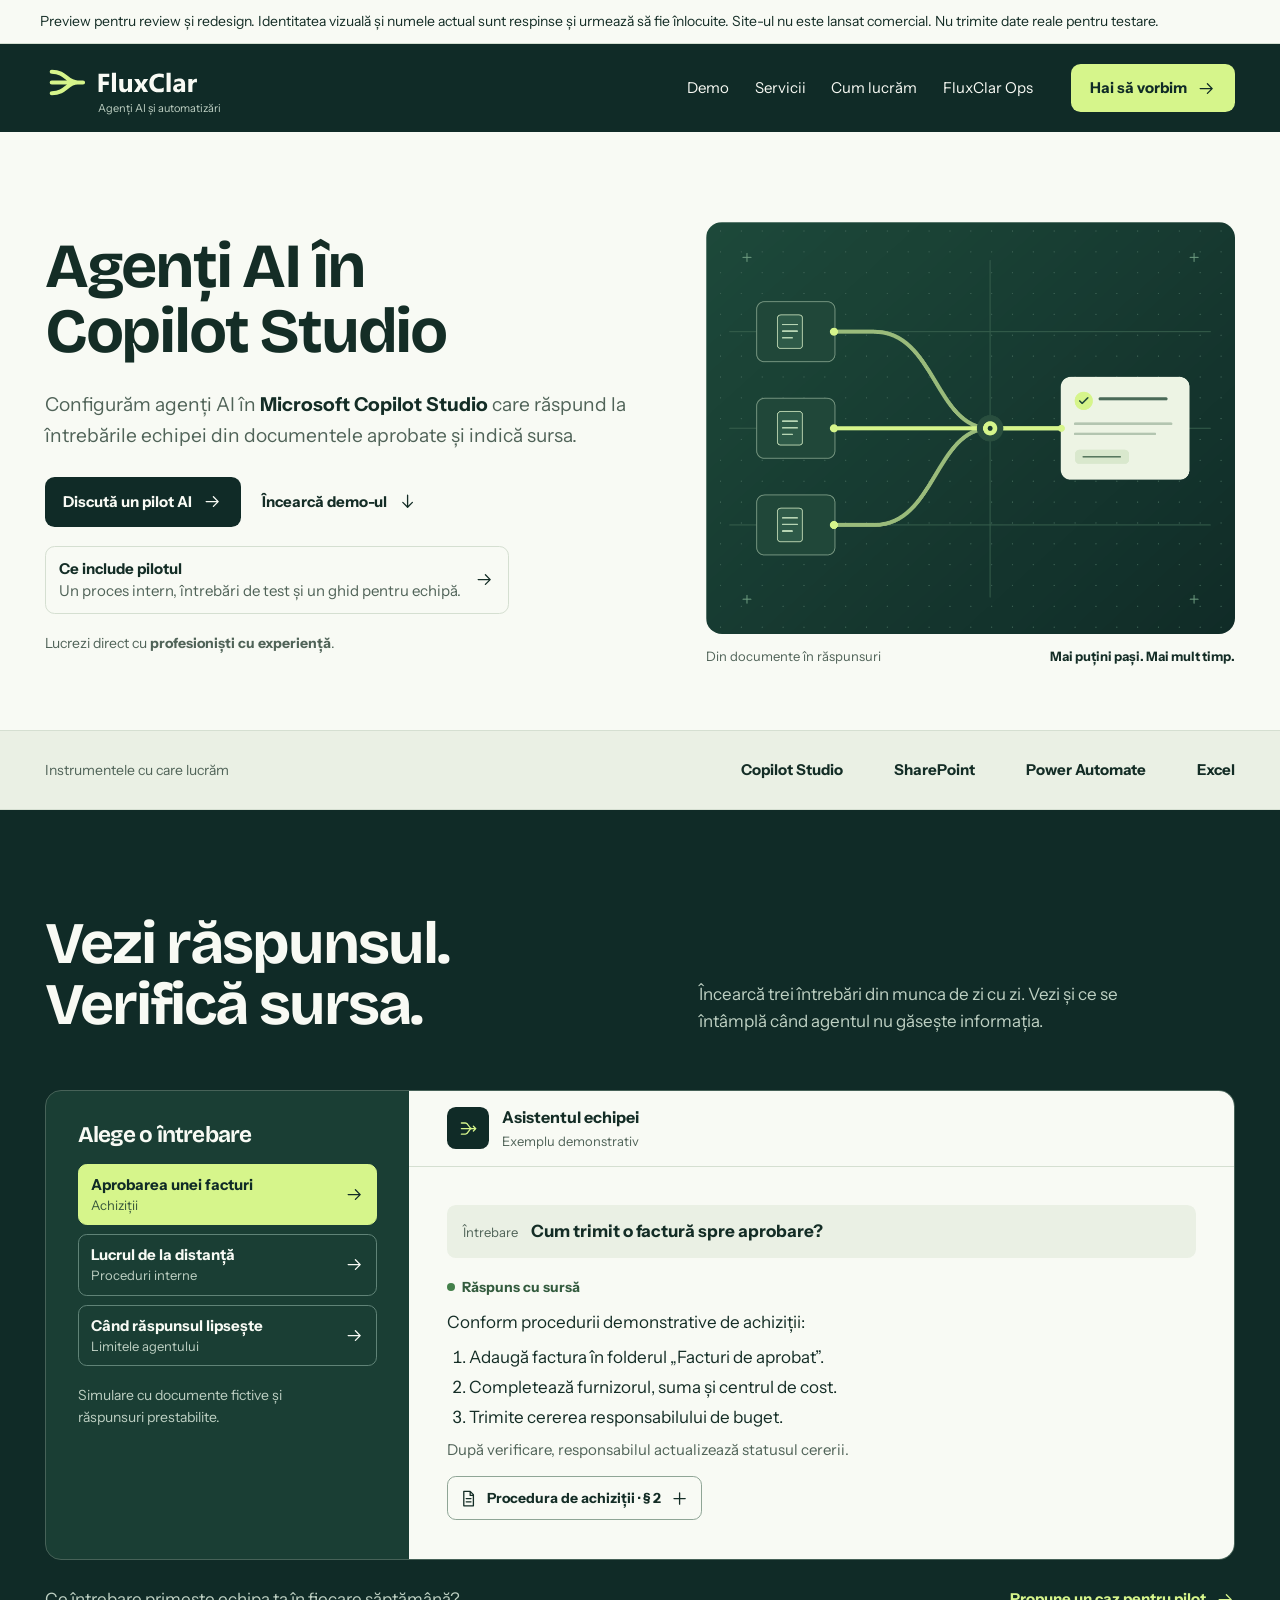
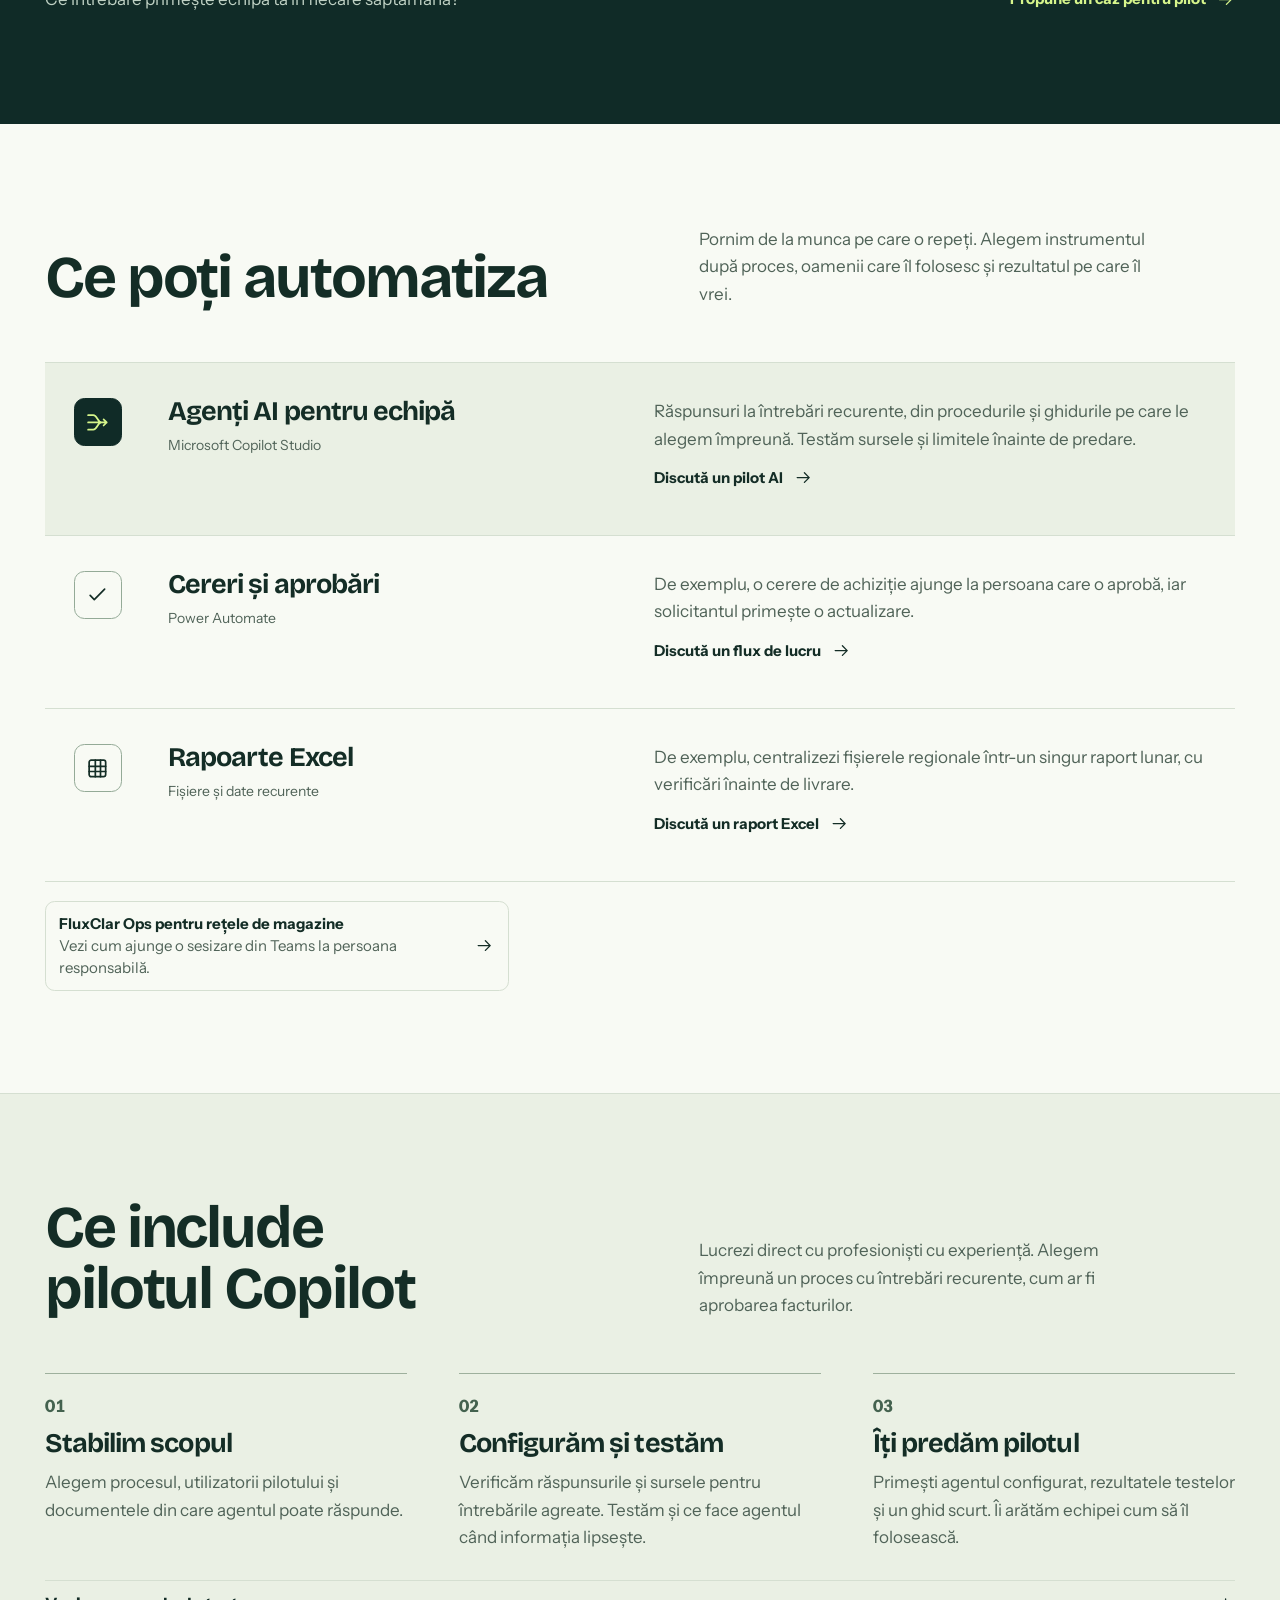
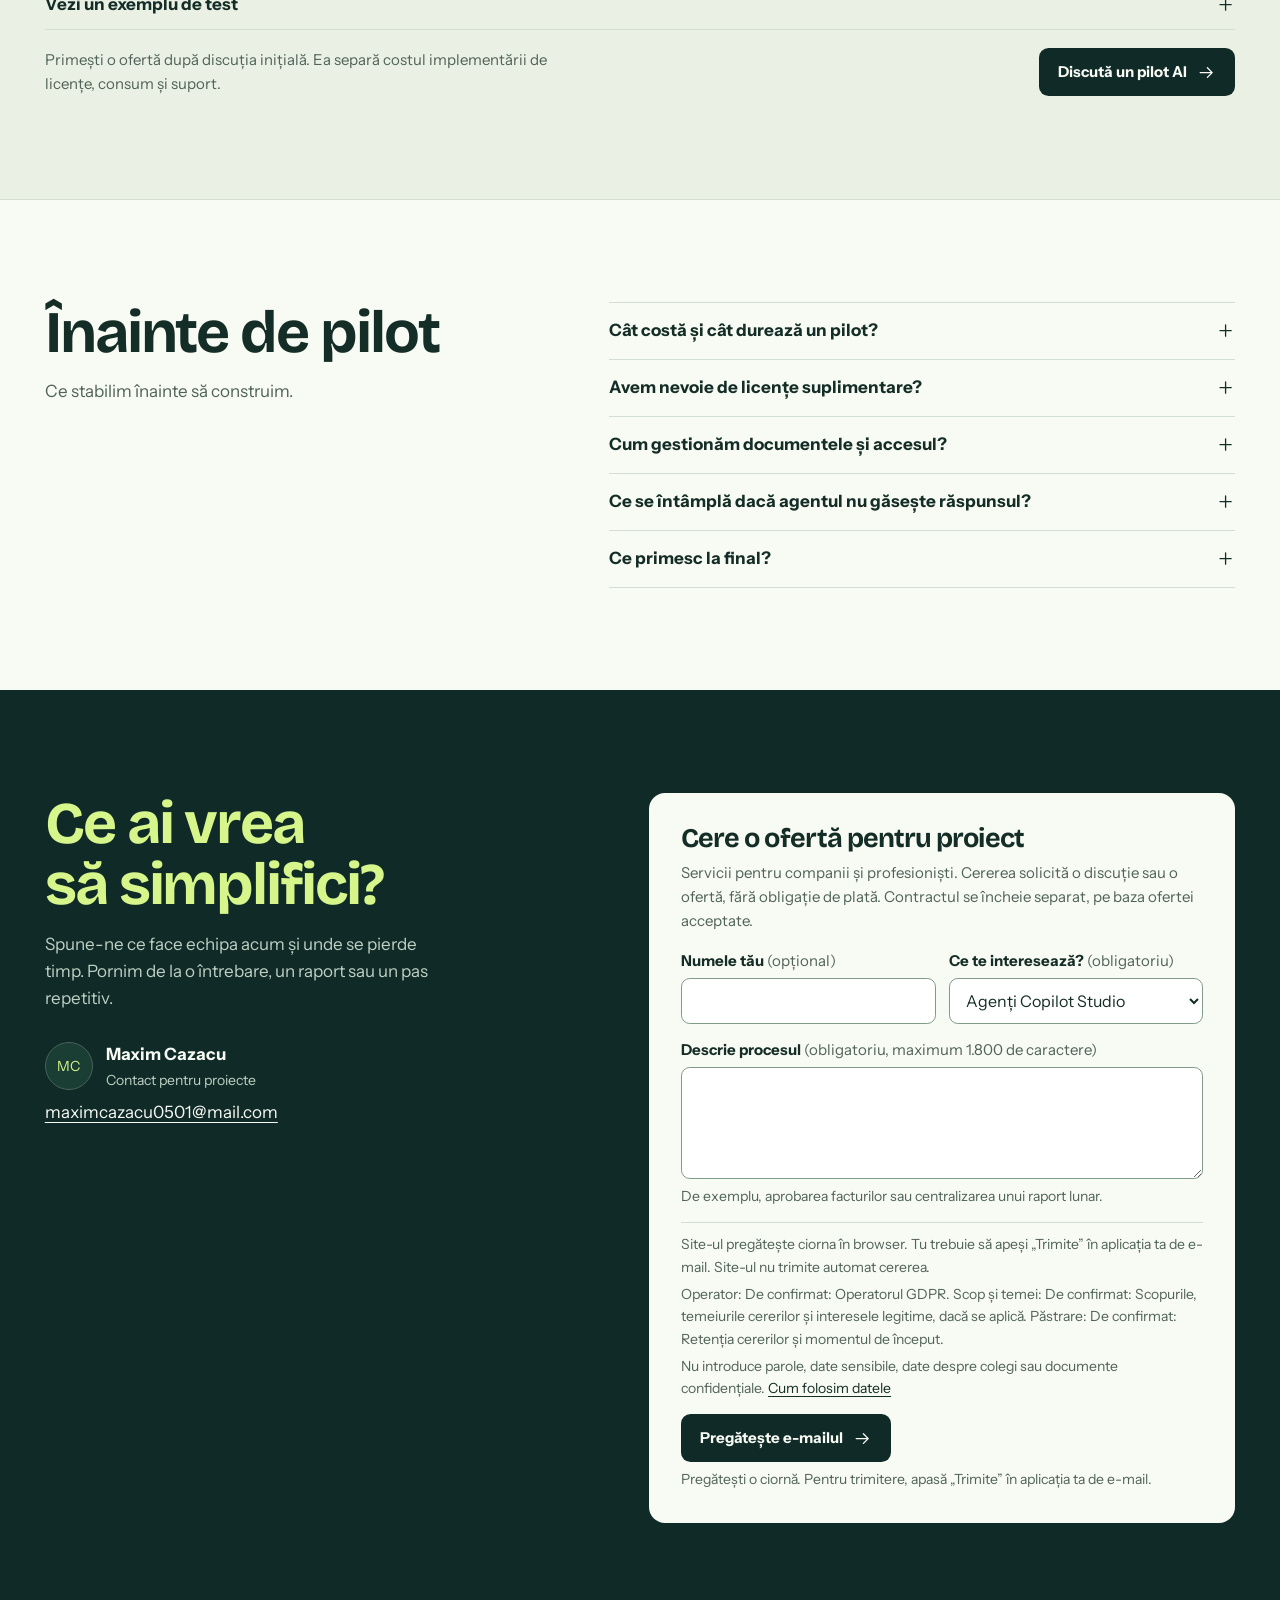
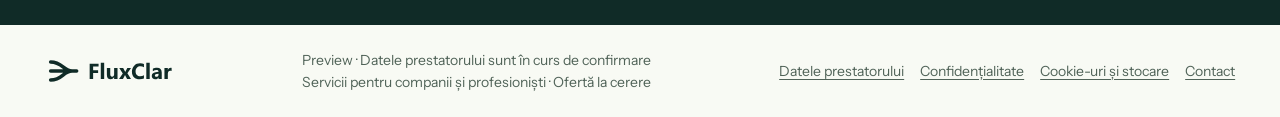
<file: index.html>
<!doctype html>
<html lang="ro">
<head>
  <meta charset="utf-8">
  <meta name="viewport" content="width=device-width, initial-scale=1">
  <meta name="robots" content="noindex, nofollow">
  <meta name="theme-color" content="#102b27">
  <meta name="description" content="FluxClar implementează agenți AI în Microsoft Copilot Studio, automatizări Power Automate și raportare Excel. Încearcă demo-ul și discută un proiect pilot.">
  <meta property="og:type" content="website">
  <meta property="og:locale" content="ro_RO">
  <meta property="og:site_name" content="FluxClar">
  <meta property="og:title" content="FluxClar | Pilot AI în Microsoft Copilot Studio">
  <meta property="og:description" content="Echipa întreabă. Agentul răspunde din documentele aprobate și indică sursa. Încearcă demo-ul FluxClar.">
  <title>Agenți AI în Copilot Studio și automatizări | FluxClar</title>
  <link rel="icon" href="favicon.svg" type="image/svg+xml">
  <link rel="preload" href="BricolageGrotesque-Bold.ttf" as="font" type="font/ttf" crossorigin>
  <link rel="preload" href="InstrumentSans-Regular.ttf" as="font" type="font/ttf" crossorigin>
  <link rel="stylesheet" href="style.css">
  <script src="config.js" defer></script>
  <script src="site.js" defer></script>
</head>
<body>
  <!-- preview:start --><p class="preview-notice" role="note">Preview pentru review și redesign. Identitatea vizuală și numele actual sunt respinse și urmează să fie înlocuite. Site-ul nu este lansat comercial. Nu trimite date reale pentru testare.</p><!-- preview:end -->
  <svg class="icon-library" xmlns="http://www.w3.org/2000/svg" aria-hidden="true">
    <symbol id="icon-arrow" viewBox="0 0 24 24"><path d="M4 12h15m-6-6 6 6-6 6"/></symbol>
    <symbol id="icon-down" viewBox="0 0 24 24"><path d="M12 4v15m-6-6 6 6 6-6"/></symbol>
    <symbol id="icon-menu" viewBox="0 0 24 24"><path d="M4 7h16M4 12h16M4 17h16"/></symbol>
    <symbol id="icon-document" viewBox="0 0 24 24"><path d="M6 3h8l4 4v14H6zM14 3v5h4M9 12h6m-6 4h6"/></symbol>
    <symbol id="icon-flow" viewBox="0 0 24 24"><path d="M3 5h5c4 0 4 7 8 7h5M3 12h18M3 19h5c4 0 4-7 8-7m2-3 3 3-3 3"/></symbol>
    <symbol id="icon-grid" viewBox="0 0 24 24"><rect x="4" y="4" width="16" height="16" rx="2"/><path d="M4 10h16m-16 5h16M10 4v16m5-16v16"/></symbol>
    <symbol id="icon-check" viewBox="0 0 24 24"><path d="m5 12 4 4 10-10"/></symbol>
    <symbol id="icon-plus" viewBox="0 0 24 24"><path d="M12 5v14M5 12h14"/></symbol>
    <symbol id="icon-link" viewBox="0 0 24 24"><path d="M10 13a4 4 0 0 0 6 .4l4-4a4 4 0 0 0-5.7-5.6L12 6m0 5a4 4 0 0 0-6-.4l-4 4a4 4 0 0 0 5.7 5.6L10 18"/></symbol>
  </svg>
  <a class="skip" href="#continut">Sari la conținut</a>

  <header class="site-header" id="acasa">
    <div class="nav wrap">
      <a href="#acasa" class="brand" aria-label="FluxClar — acasă" translate="no">
        <img src="fluxclar-on-dark.svg" alt="" width="230" height="64" fetchpriority="high">
        <span class="brand-sub" translate="yes">Agenți AI și automatizări</span>
      </a>
      <button type="button" class="menu-toggle" aria-expanded="false" aria-controls="main-nav" hidden>
        Meniu <svg class="icon" aria-hidden="true"><use href="#icon-menu"/></svg>
      </button>
      <nav id="main-nav" aria-label="Navigare principală">
        <a href="#demo">Demo</a>
        <a href="#servicii">Servicii</a>
        <a href="#proces">Cum lucrăm</a>
        <a href="fluxclar-ops.html">FluxClar Ops</a>
        <a class="mobile-contact" href="#contact">Contact</a>
      </nav>
      <a class="button nav-cta" href="#contact">Hai să vorbim <svg class="icon" aria-hidden="true"><use href="#icon-arrow"/></svg></a>
    </div>
  </header>

  <main id="continut" tabindex="-1">
    <section class="hero wrap" aria-labelledby="hero-title">
      <div class="hero-copy">
        <h1 id="hero-title">Agenți AI în<br> Copilot Studio</h1>
        <p class="hero-lead">Configurăm agenți AI în <strong translate="no">Microsoft Copilot Studio</strong> care răspund la întrebările echipei din documentele aprobate și indică sursa.</p>
        <div class="actions">
          <a class="button primary" href="#contact" data-service="Agenți Copilot Studio">Discută un pilot AI <svg class="icon" aria-hidden="true"><use href="#icon-arrow"/></svg></a>
          <a class="text-link" href="#demo">Încearcă demo-ul <svg class="icon" aria-hidden="true"><use href="#icon-down"/></svg></a>
        </div>
        <a class="hero-pilot" href="#proces">
          <span><strong>Ce include pilotul</strong><span>Un proces intern, întrebări de test și un ghid pentru echipă.</span></span>
          <svg class="icon" aria-hidden="true"><use href="#icon-arrow"/></svg>
        </a>
        <p class="hero-note">Lucrezi direct cu <strong>profesioniști cu experiență</strong>.</p>
      </div>
      <figure class="hero-figure">
        <img class="hero-art" src="fluxclar-flow.png" width="1040" height="810" fetchpriority="high" alt="Trei trasee pornesc din documente și se întâlnesc într-un singur răspuns.">
        <figcaption>
          <span>Din documente în răspunsuri</span>
          <strong>Mai puțini pași. Mai mult timp.</strong>
        </figcaption>
      </figure>
    </section>

    <div class="tool-strip">
      <div class="wrap tool-row">
        <p>Instrumentele cu care lucrăm</p>
        <ul role="list" translate="no"><li>Copilot Studio</li><li>SharePoint</li><li>Power Automate</li><li>Excel</li></ul>
      </div>
    </div>

    <section class="demo-section" id="demo" aria-labelledby="demo-title">
      <div class="wrap">
        <div class="section-heading">
          <h2 id="demo-title">Vezi răspunsul.<br> Verifică sursa.</h2>
          <p>Încearcă trei întrebări din munca de zi cu zi. Vezi și ce se întâmplă când agentul nu găsește informația.</p>
        </div>
        <div class="demo-workspace">
          <div class="demo-sidebar">
            <h3 id="demo-questions" tabindex="-1">Alege o întrebare</h3>
            <div class="scenario-list" role="group" aria-label="Scenarii demonstrative">
              <button type="button" data-scenario="invoice" aria-pressed="true" aria-controls="demo-conversation" disabled>
                <span><strong>Aprobarea unei facturi</strong><small>Achiziții</small></span>
                <svg class="icon" aria-hidden="true"><use href="#icon-arrow"/></svg>
              </button>
              <button type="button" data-scenario="remote" aria-pressed="false" aria-controls="demo-conversation" disabled>
                <span><strong>Lucrul de la distanță</strong><small>Proceduri interne</small></span>
                <svg class="icon" aria-hidden="true"><use href="#icon-arrow"/></svg>
              </button>
              <button type="button" data-scenario="unknown" aria-pressed="false" aria-controls="demo-conversation" disabled>
                <span><strong>Când răspunsul lipsește</strong><small>Limitele agentului</small></span>
                <svg class="icon" aria-hidden="true"><use href="#icon-arrow"/></svg>
              </button>
            </div>
            <a class="text-link demo-jump demo-jump-answer" href="#demo-answer">
              Vezi răspunsul <svg class="icon" aria-hidden="true"><use href="#icon-down"/></svg>
            </a>
            <p class="demo-disclosure">Simulare cu documente fictive și răspunsuri prestabilite.</p>
            <noscript><p class="demo-disclosure">Activează JavaScript pentru a schimba întrebarea.</p></noscript>
          </div>
          <div class="demo-chat">
            <div class="chat-header">
              <span class="chat-avatar"><svg class="icon" aria-hidden="true"><use href="#icon-flow"/></svg></span>
              <div><strong>Asistentul echipei</strong><span>Exemplu demonstrativ</span></div>
            </div>
            <div id="demo-conversation">
              <div class="chat-question">
                <span>Întrebare</span>
                <p id="scenario-question">Cum trimit o factură spre aprobare?</p>
              </div>
              <div class="chat-answer" id="demo-answer" tabindex="-1" role="region" aria-label="Răspunsul din demo">
                <p id="answer-state" class="answer-state"><span class="state-dot" aria-hidden="true"></span><span id="answer-state-label">Răspuns cu sursă</span></p>
                <p id="answer-intro">Conform procedurii demonstrative de achiziții:</p>
                <ol id="answer-steps">
                  <li>Adaugă factura în folderul „Facturi de aprobat”.</li>
                  <li>Completează furnizorul, suma și centrul de cost.</li>
                  <li>Trimite cererea responsabilului de buget.</li>
                </ol>
                <p id="answer-note">După verificare, responsabilul actualizează statusul cererii.</p>
                <button id="source-toggle" type="button" class="source-toggle" aria-expanded="false" aria-controls="source-excerpt" hidden>
                  <svg class="icon" aria-hidden="true"><use href="#icon-document"/></svg>
                  <span id="source-label">Procedura de achiziții · § 2</span>
                  <svg class="icon source-plus" aria-hidden="true"><use href="#icon-plus"/></svg>
                </button>
                <div id="source-excerpt" class="source-excerpt" hidden>
                  <p>Fragment din documentul fictiv</p>
                  <blockquote id="source-text"></blockquote>
                </div>
                <a class="text-link demo-jump demo-jump-back" href="#demo-questions">
                  Alege altă întrebare <svg class="icon" aria-hidden="true"><use href="#icon-down"/></svg>
                </a>
              </div>
            </div>
            <p id="demo-status" class="sr-only" role="status"></p>
          </div>
        </div>
        <div class="demo-next">
          <p>Ce întrebare primește echipa ta în fiecare săptămână?</p>
          <a class="text-link" href="#contact" data-service="Agenți Copilot Studio">Propune un caz pentru pilot <svg class="icon" aria-hidden="true"><use href="#icon-arrow"/></svg></a>
        </div>
      </div>
    </section>

    <section class="section wrap" id="servicii" aria-labelledby="services-title">
      <div class="section-heading">
        <h2 id="services-title">Ce poți automatiza</h2>
        <p>Pornim de la munca pe care o repeți. Alegem instrumentul după proces, oamenii care îl folosesc și rezultatul pe care îl vrei.</p>
      </div>
      <div class="services-list">
        <article class="service-row service-primary">
          <span class="service-icon"><svg class="icon" aria-hidden="true"><use href="#icon-flow"/></svg></span>
          <div class="service-main"><h3>Agenți AI pentru echipă</h3><p translate="no">Microsoft Copilot Studio</p></div>
          <div class="service-detail"><p>Răspunsuri la întrebări recurente, din procedurile și ghidurile pe care le alegem împreună. Testăm sursele și limitele înainte de predare.</p><a class="text-link" href="#contact" data-service="Agenți Copilot Studio">Discută un pilot AI <svg class="icon" aria-hidden="true"><use href="#icon-arrow"/></svg></a></div>
        </article>
        <article class="service-row">
          <span class="service-icon"><svg class="icon" aria-hidden="true"><use href="#icon-check"/></svg></span>
          <div class="service-main"><h3>Cereri și aprobări</h3><p translate="no">Power Automate</p></div>
          <div class="service-detail"><p>De exemplu, o cerere de achiziție ajunge la persoana care o aprobă, iar solicitantul primește o actualizare.</p><a class="text-link" href="#contact" data-service="Fluxuri de lucru">Discută un flux de lucru <svg class="icon" aria-hidden="true"><use href="#icon-arrow"/></svg></a></div>
        </article>
        <article class="service-row">
          <span class="service-icon"><svg class="icon" aria-hidden="true"><use href="#icon-grid"/></svg></span>
          <div class="service-main"><h3>Rapoarte Excel</h3><p>Fișiere și date recurente</p></div>
          <div class="service-detail"><p>De exemplu, centralizezi fișierele regionale într-un singur raport lunar, cu verificări înainte de livrare.</p><a class="text-link" href="#contact" data-service="Excel și raportare">Discută un raport Excel <svg class="icon" aria-hidden="true"><use href="#icon-arrow"/></svg></a></div>
        </article>
      </div>
      <a class="hero-pilot" href="fluxclar-ops.html">
        <span><strong>FluxClar Ops pentru rețele de magazine</strong><span>Vezi cum ajunge o sesizare din Teams la persoana responsabilă.</span></span>
        <svg class="icon" aria-hidden="true"><use href="#icon-arrow"/></svg>
      </a>
    </section>

    <section class="process-section" id="proces" aria-labelledby="process-title">
      <div class="section wrap">
        <div class="section-heading">
          <h2 id="process-title">Ce include pilotul Copilot</h2>
          <p>Lucrezi direct cu profesioniști cu experiență. Alegem împreună un proces cu întrebări recurente, cum ar fi aprobarea facturilor.</p>
        </div>
        <ol class="process-steps" role="list">
          <li>
            <span class="step-number" aria-hidden="true">01</span>
            <h3>Stabilim scopul</h3>
            <p>Alegem procesul, utilizatorii pilotului și documentele din care agentul poate răspunde.</p>
          </li>
          <li>
            <span class="step-number" aria-hidden="true">02</span>
            <h3>Configurăm și testăm</h3>
            <p>Verificăm răspunsurile și sursele pentru întrebările agreate. Testăm și ce face agentul când informația lipsește.</p>
          </li>
          <li>
            <span class="step-number" aria-hidden="true">03</span>
            <h3>Îți predăm pilotul</h3>
            <p>Primești agentul configurat, rezultatele testelor și un ghid scurt. Îi arătăm echipei cum să îl folosească.</p>
          </li>
        </ol>
        <details class="pilot-example">
          <summary>Vezi un exemplu de test <svg class="icon" aria-hidden="true"><use href="#icon-plus"/></svg></summary>
          <div class="pilot-example-content">
            <p><strong>Întrebare:</strong> Cum trimit o factură spre aprobare?</p>
            <p><strong>Ce verificăm:</strong> Agentul redă pașii din procedură și indică secțiunea folosită. Dacă nu găsește informația, semnalează lipsa ei.</p>
            <a class="text-link" href="?scenariu=factura#demo">Încearcă scenariul cu factura <svg class="icon" aria-hidden="true"><use href="#icon-arrow"/></svg></a>
          </div>
        </details>
        <div class="pilot-next">
          <p>Primești o ofertă după discuția inițială. Ea separă costul implementării de licențe, consum și suport.</p>
          <a class="button primary" href="#contact" data-service="Agenți Copilot Studio">Discută un pilot AI <svg class="icon" aria-hidden="true"><use href="#icon-arrow"/></svg></a>
        </div>
      </div>
    </section>

    <section class="section wrap faq-section" aria-labelledby="faq-title">
      <div>
        <h2 id="faq-title">Înainte de pilot</h2>
        <p>Ce stabilim înainte să construim.</p>
      </div>
      <div class="faq-list">
        <details><summary>Cât costă și cât durează un pilot?<svg class="icon" aria-hidden="true"><use href="#icon-plus"/></svg></summary><p>Estimarea depinde de surse, acces, integrări și scenariile de test. După discuția inițială, îți propunem un scop, livrabile, un calendar și un cost.</p></details>
        <details><summary>Avem nevoie de licențe suplimentare?<svg class="icon" aria-hidden="true"><use href="#icon-plus"/></svg></summary><p>Depinde de configurația proiectului și de licențele existente. Verificăm cerințele pentru Copilot Studio, canale și integrări înainte să aprobăm soluția.</p></details>
        <details><summary>Cum gestionăm documentele și accesul?<svg class="icon" aria-hidden="true"><use href="#icon-plus"/></svg></summary><p>Stabilim ce documente sunt necesare și cine trebuie să le poată accesa. Verificăm permisiunile și comportamentul agentului în configurația proiectului înainte de extinderea către echipă.</p></details>
        <details><summary>Ce se întâmplă dacă agentul nu găsește răspunsul?<svg class="icon" aria-hidden="true"><use href="#icon-plus"/></svg></summary><p>Definim și testăm situația. De exemplu, agentul poate spune că nu găsește o sursă și poate indica persoana potrivită. Evaluăm și răspunsurile greșite.</p></details>
        <details><summary>Ce primesc la final?<svg class="icon" aria-hidden="true"><use href="#icon-plus"/></svg></summary><p>Primești livrabilele agreate, un ghid scurt și o prezentare. Documentăm sursele, limitele cunoscute și ce am testat. Suportul ulterior se stabilește separat.</p></details>
      </div>
    </section>

    <section class="contact-section" id="contact" aria-labelledby="contact-title">
      <div class="wrap contact-grid">
        <div class="contact-copy">
          <h2 id="contact-title">Ce ai vrea să simplifici?</h2>
          <p>Spune-ne ce face echipa acum și unde se pierde timp. Pornim de la o întrebare, un raport sau un pas repetitiv.</p>
          <div class="contact-person">
            <span class="contact-avatar" aria-hidden="true">MC</span>
            <div><strong>Maxim Cazacu</strong><span>Contact pentru proiecte</span></div>
          </div>
          <a class="direct-email" id="direct-email" href="mailto:maximcazacu0501@mail.com">maximcazacu0501@mail.com</a>

        </div>
        <form id="inquiry" class="inquiry-form" method="post">
          <h3>Cere o ofertă pentru proiect</h3>
          <p class="form-intro">Servicii pentru companii și profesioniști. Cererea solicită o discuție sau o ofertă, fără obligație de plată. Contractul se încheie separat, pe baza ofertei acceptate.</p>
          <div class="form-row">
            <div>
              <label for="name">Numele tău <span>(opțional)</span></label>
              <input id="name" name="name" autocomplete="name" maxlength="100">
            </div>
            <div>
              <label for="service">Ce te interesează? <span>(obligatoriu)</span></label>
              <select id="service" name="service" required>
                <option data-code="copilot">Agenți Copilot Studio</option>
                <option data-code="workflows">Fluxuri de lucru</option>
                <option data-code="workflows" data-pilot="ops">Pilot FluxClar Ops</option>
                <option data-code="excel">Excel și raportare</option>
                <option data-code="other">Încă explorez opțiunile</option>
              </select>
            </div>
          </div>
          <div class="reply-email-field" id="reply-email-field" hidden>
            <label for="reply-email">Adresa ta de e-mail <span>(obligatoriu)</span></label>
            <input id="reply-email" name="email" type="email" autocomplete="email" maxlength="254" spellcheck="false" aria-describedby="reply-email-error" disabled>
            <p id="reply-email-error" class="field-error" role="alert" hidden>Introdu o adresă de e-mail la care îți putem răspunde.</p>
          </div>
          <label for="message">Descrie procesul <span>(obligatoriu, maximum 1.800 de caractere)</span></label>
          <textarea id="message" name="message" rows="4" maxlength="1800" required aria-describedby="message-hint message-error"></textarea>
          <p id="message-hint" class="field-hint">De exemplu, aprobarea facturilor sau centralizarea unui raport lunar.</p>
          <p id="message-error" class="field-error" role="alert" hidden>Descrie pe scurt procesul pe care vrei să îl simplifici.</p>
          <div class="privacy-note">
            <p id="draft-privacy">Site-ul pregătește ciorna în browser. Tu trebuie să apeși „Trimite” în aplicația ta de e-mail. Site-ul nu trimite automat cererea.</p>
            <p>Operator: <span data-launch="controller">De confirmat: Operatorul GDPR</span>. Scop și temei: <span data-launch="inquiry_basis">De confirmat: Scopurile, temeiurile cererilor și interesele legitime, dacă se aplică</span>. Păstrare: <span data-launch="inquiry_retention">De confirmat: Retenția cererilor și momentul de început</span>.</p>
            <p id="inquiry-privacy" hidden>Folosim adresa de e-mail și mesajul ca să analizăm cererea și să îți răspundem.</p>
            <p>Nu introduce parole, date sensibile, date despre colegi sau documente confidențiale. <a href="privacy.html">Cum folosim datele</a></p>
          </div>
          <button class="button primary" id="inquiry-button" type="submit" disabled><span id="inquiry-label">Pregătește e-mailul</span> <svg class="icon" aria-hidden="true"><use href="#icon-arrow"/></svg></button>
          <button class="button secondary" id="email-fallback" type="button" hidden>Pregătește e-mailul ca alternativă</button>
          <p id="form-status" role="status" aria-live="polite" aria-atomic="true">Pregătești o ciornă pe care o poți deschide în aplicația de e-mail sau copia.</p>
          <div id="draft-panel" class="draft-panel" hidden>
            <label for="copy-draft">Mesajul pregătit</label>
            <textarea id="copy-draft" rows="5" readonly></textarea>
            <div class="draft-actions">
              <a class="button primary" id="mail-draft" href="mailto:maximcazacu0501@mail.com">Deschide aplicația de e-mail</a>
              <button class="button secondary" id="copy-button" type="button">Copiază mesajul</button>
            </div>
          </div>
          <noscript><p>Formularul necesită JavaScript. Poți folosi adresa de e-mail afișată lângă el.</p></noscript>
        </form>
      </div>
    </section>
  </main>

  <footer class="footer wrap">
    <a class="brand" href="index.html" aria-label="FluxClar — acasă"><img src="fluxclar-on-light.svg" alt="" width="230" height="64" loading="lazy"></a>
    <p>Preview · Datele prestatorului sunt în curs de confirmare<br>Servicii pentru companii și profesioniști · Ofertă la cerere</p>
    <nav class="footer-policies" aria-label="Informații FluxClar">
      <a href="prestator.html">Datele prestatorului</a>
      <a href="privacy.html">Confidențialitate</a>
      <a href="cookies.html">Cookie-uri și stocare</a>
      <a href="index.html#contact">Contact</a>
    </nav>
  </footer>
</body>
</html>
</file>
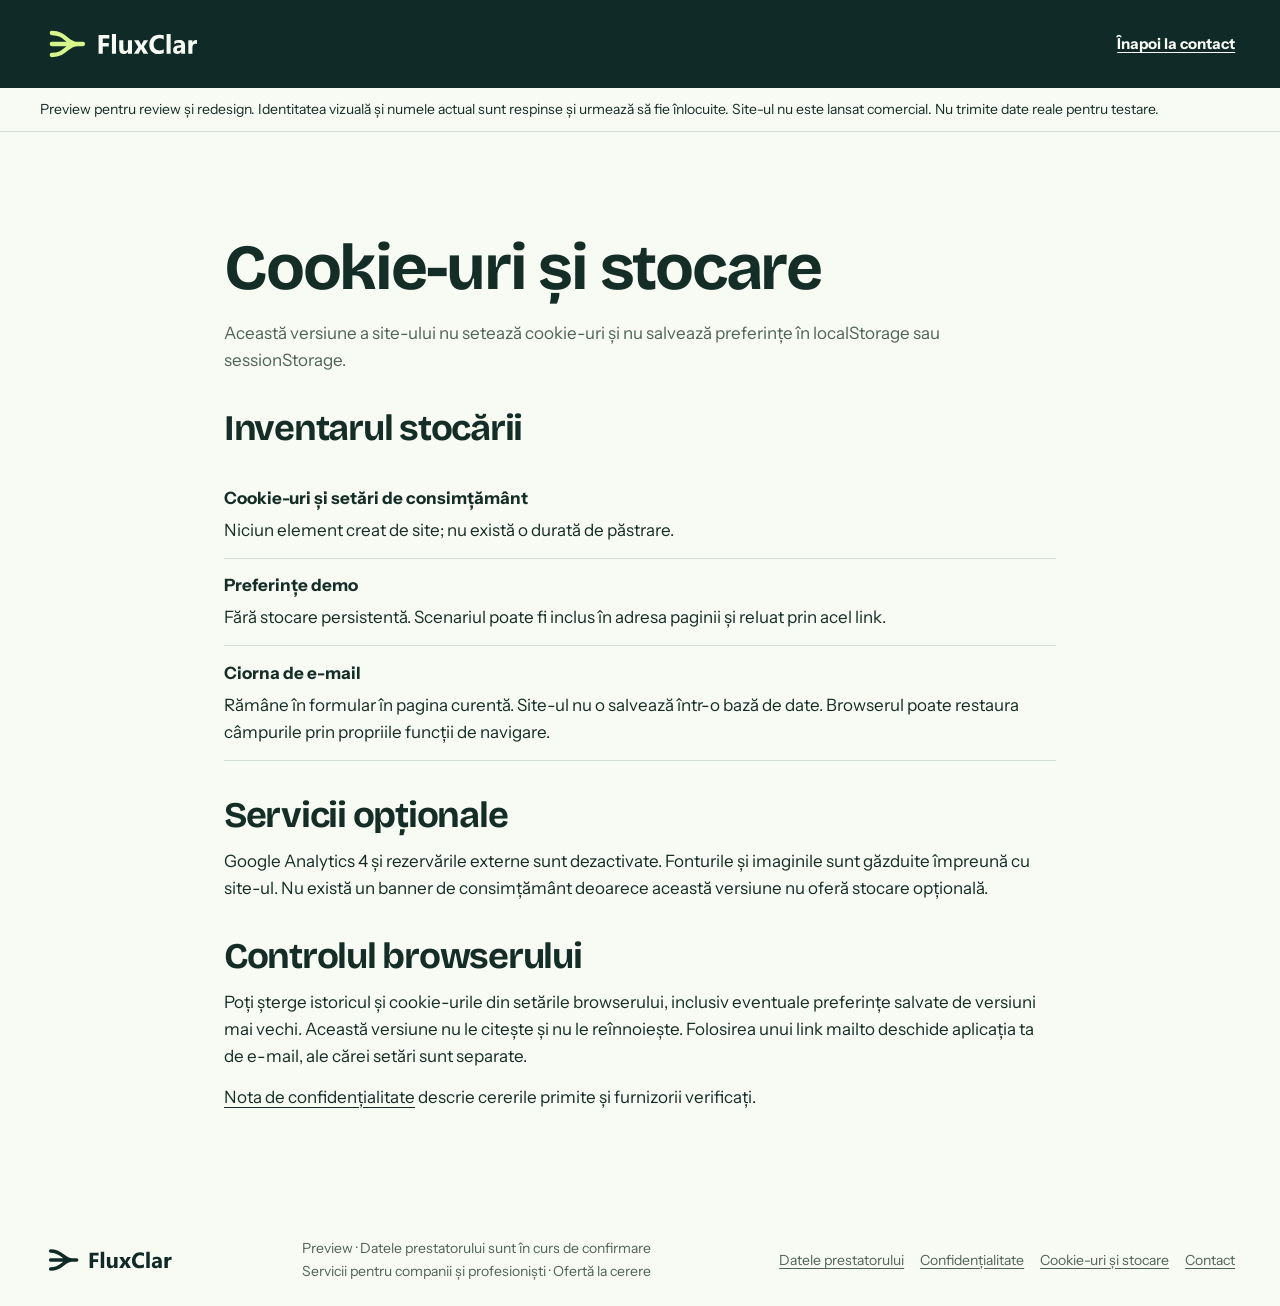
<file: cookies.html>
<!doctype html>
<html lang="ro">
<head>
  <meta charset="utf-8">
  <meta name="viewport" content="width=device-width, initial-scale=1">
  <meta name="theme-color" content="#102b27">
  <meta name="robots" content="noindex, nofollow">
  <title>Cookie-uri și stocare | FluxClar</title>
  <link rel="icon" href="favicon.svg" type="image/svg+xml">
  <link rel="stylesheet" href="style.css">
</head>
<body>
  <a class="skip" href="#continut">Sari la conținut</a>
  <header class="site-header"><div class="nav wrap policy-nav">
    <a class="brand" href="index.html" aria-label="FluxClar — acasă"><img src="fluxclar-on-dark.svg" alt="" width="230" height="64"></a>
    <a class="text-link" href="index.html#contact">Înapoi la contact</a>
  </div></header>
  <!-- preview:start --><p class="preview-notice" role="note">Preview pentru review și redesign. Identitatea vizuală și numele actual sunt respinse și urmează să fie înlocuite. Site-ul nu este lansat comercial. Nu trimite date reale pentru testare.</p><!-- preview:end -->
  <main id="continut" class="wrap policy-page" tabindex="-1">
    <h1>Cookie-uri și stocare</h1>
    <p class="policy-lead">Această versiune a site-ului nu setează cookie-uri și nu salvează preferințe în localStorage sau sessionStorage.</p><section aria-labelledby="inventar"><h2 id="inventar">Inventarul stocării</h2><dl class="legal-details"><div><dt>Cookie-uri și setări de consimțământ</dt><dd>Niciun element creat de site; nu există o durată de păstrare.</dd></div><div><dt>Preferințe demo</dt><dd>Fără stocare persistentă. Scenariul poate fi inclus în adresa paginii și reluat prin acel link.</dd></div><div><dt>Ciorna de e-mail</dt><dd>Rămâne în formular în pagina curentă. Site-ul nu o salvează într-o bază de date. Browserul poate restaura câmpurile prin propriile funcții de navigare.</dd></div></dl></section><section aria-labelledby="terti"><h2 id="terti">Servicii opționale</h2><p>Google Analytics 4 și rezervările externe sunt dezactivate. Fonturile și imaginile sunt găzduite împreună cu site-ul. Nu există un banner de consimțământ deoarece această versiune nu oferă stocare opțională.</p></section><section aria-labelledby="control"><h2 id="control">Controlul browserului</h2><p>Poți șterge istoricul și cookie-urile din setările browserului, inclusiv eventuale preferințe salvate de versiuni mai vechi. Această versiune nu le citește și nu le reînnoiește. Folosirea unui link mailto deschide aplicația ta de e-mail, ale cărei setări sunt separate.</p><p><a href="privacy.html">Nota de confidențialitate</a> descrie cererile primite și furnizorii verificați.</p></section>
  </main>
  <footer class="footer wrap">
    <a class="brand" href="index.html" aria-label="FluxClar — acasă"><img src="fluxclar-on-light.svg" alt="" width="230" height="64" loading="lazy"></a>
    <p>Preview · Datele prestatorului sunt în curs de confirmare<br>Servicii pentru companii și profesioniști · Ofertă la cerere</p>
    <nav class="footer-policies" aria-label="Informații FluxClar">
      <a href="prestator.html">Datele prestatorului</a>
      <a href="privacy.html">Confidențialitate</a>
      <a href="cookies.html">Cookie-uri și stocare</a>
      <a href="index.html#contact">Contact</a>
    </nav>
  </footer>
</body>
</html>
</file>
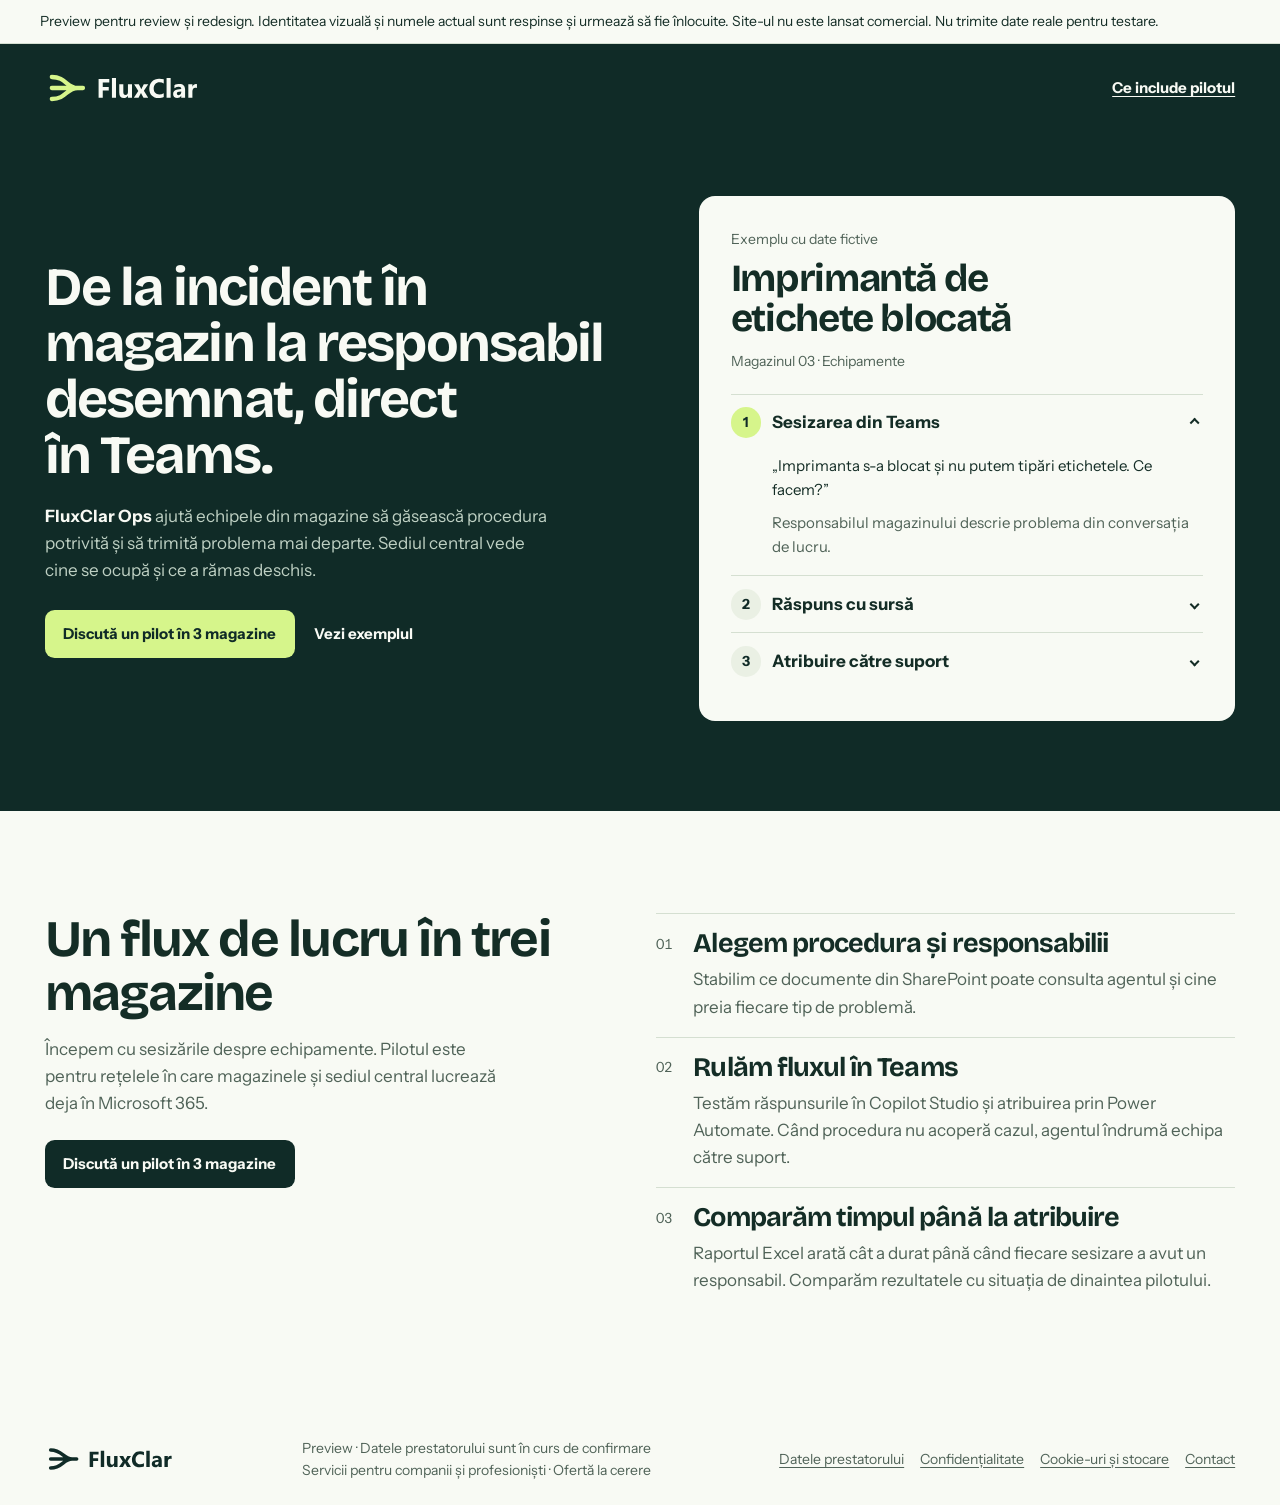
<file: fluxclar-ops.html>
<!doctype html>
<html lang="ro">
<head>
  <meta charset="utf-8">
  <meta name="viewport" content="width=device-width, initial-scale=1">
  <meta name="robots" content="noindex, nofollow">
  <meta name="theme-color" content="#102b27">
  <title>FluxClar Ops | Gestionarea incidentelor din magazine în Teams</title>
  <meta name="description" content="Testează FluxClar Ops în trei magazine. Consultă procedurile, atribuie sesizările și urmărește stadiul lor în Microsoft Teams.">
  <meta property="og:type" content="website">
  <meta property="og:locale" content="ro_RO">
  <meta property="og:site_name" content="FluxClar">
  <meta property="og:title" content="FluxClar Ops | De la sesizare la responsabil, în Teams">
  <meta property="og:description" content="Vezi cum funcționează fluxul pentru echipamentele din magazine și discută un pilot în trei locații.">
  <link rel="icon" href="favicon.svg" type="image/svg+xml">
  <link rel="stylesheet" href="style.css">
  <link rel="stylesheet" href="ops.css">
  <script src="config.js" defer></script>
</head>
<body>
  <!-- preview:start --><p class="preview-notice" role="note">Preview pentru review și redesign. Identitatea vizuală și numele actual sunt respinse și urmează să fie înlocuite. Site-ul nu este lansat comercial. Nu trimite date reale pentru testare.</p><!-- preview:end -->
  <a class="skip" href="#continut">Sari la conținut</a>
  <header class="site-header" id="acasa">
    <div class="nav wrap ops-nav">
      <a class="brand" href="index.html" aria-label="FluxClar — pagina principală">
        <img src="fluxclar-on-dark.svg" alt="" width="230" height="64">
      </a>
      <a class="text-link" href="#pilot">Ce include pilotul</a>
    </div>
  </header>

  <main id="continut" tabindex="-1">
    <section class="ops-hero" aria-labelledby="ops-title">
      <div class="wrap ops-hero-grid">
        <div class="ops-lead">
          <h1 id="ops-title">De la incident în magazin la responsabil desemnat, direct în Teams.</h1>
          <p><strong>FluxClar Ops</strong> ajută echipele din magazine să găsească procedura potrivită și să trimită problema mai departe. Sediul central vede cine se ocupă și ce a rămas deschis.</p>
          <div class="ops-actions">
            <a class="button ops-primary" href="index.html?pilot=ops#contact">Discută un pilot în 3 magazine</a>
            <a class="text-link" href="#demo">Vezi exemplul</a>
          </div>
        </div>

        <section class="ops-ticket" id="demo" aria-labelledby="ticket-title">
          <header class="ops-ticket-head">
            <p>Exemplu cu date fictive</p>
            <h2 id="ticket-title">Imprimantă de etichete blocată</h2>
            <p>Magazinul 03 · Echipamente</p>
          </header>
          <ol class="ops-timeline">
            <li>
              <details name="ops-demo" open>
                <summary><span class="ops-step" aria-hidden="true">1</span> Sesizarea din Teams</summary>
                <div class="ops-step-body">
                  <p class="ops-quote">„Imprimanta s-a blocat și nu putem tipări etichetele. Ce facem?”</p>
                  <p>Responsabilul magazinului descrie problema din conversația de lucru.</p>
                </div>
              </details>
            </li>
            <li>
              <details name="ops-demo">
                <summary><span class="ops-step" aria-hidden="true">2</span> Răspuns cu sursă</summary>
                <div class="ops-step-body">
                  <p>Agentul arată pașii din procedura aprobată și indică documentul folosit.</p>
                  <p class="ops-source"><strong>Echipamente magazin, secțiunea 4</strong><br>Verifică dacă rola este montată corect și repornește imprimanta. Dacă eroarea persistă, trimite sesizarea la suport.</p>
                </div>
              </details>
            </li>
            <li>
              <details name="ops-demo">
                <summary><span class="ops-step" aria-hidden="true">3</span> Atribuire către suport</summary>
                <div class="ops-step-body">
                  <p>Managerul confirmă că problema persistă. Fluxul o atribuie conform regulilor stabilite și înregistrează stadiul.</p>
                  <dl class="ops-assignment">
                    <div><dt>Responsabil</dt><dd>Suport echipamente</dd></div>
                    <div><dt>Stadiu</dt><dd><span>În lucru</span></dd></div>
                  </dl>
                </div>
              </details>
            </li>
          </ol>
        </section>
      </div>
    </section>

    <section class="section wrap ops-pilot" id="pilot" aria-labelledby="pilot-title">
      <div>
        <h2 id="pilot-title">Un flux de lucru în trei magazine</h2>
        <p>Începem cu sesizările despre echipamente. Pilotul este pentru rețelele în care magazinele și sediul central lucrează deja în Microsoft 365.</p>
        <a class="button primary" href="index.html?pilot=ops#contact">Discută un pilot în 3 magazine</a>
      </div>
      <ol class="ops-scope">
        <li><h3>Alegem procedura și responsabilii</h3><p>Stabilim ce documente din SharePoint poate consulta agentul și cine preia fiecare tip de problemă.</p></li>
        <li><h3>Rulăm fluxul în Teams</h3><p>Testăm răspunsurile în Copilot Studio și atribuirea prin Power Automate. Când procedura nu acoperă cazul, agentul îndrumă echipa către suport.</p></li>
        <li><h3>Comparăm timpul până la atribuire</h3><p>Raportul Excel arată cât a durat până când fiecare sesizare a avut un responsabil. Comparăm rezultatele cu situația de dinaintea pilotului.</p></li>
      </ol>
    </section>
  </main>

  <footer class="footer wrap">
    <a class="brand" href="index.html" aria-label="FluxClar — acasă"><img src="fluxclar-on-light.svg" alt="" width="230" height="64" loading="lazy"></a>
    <p>Preview · Datele prestatorului sunt în curs de confirmare<br>Servicii pentru companii și profesioniști · Ofertă la cerere</p>
    <nav class="footer-policies" aria-label="Informații FluxClar">
      <a href="prestator.html">Datele prestatorului</a>
      <a href="privacy.html">Confidențialitate</a>
      <a href="cookies.html">Cookie-uri și stocare</a>
      <a href="index.html#contact">Contact</a>
    </nav>
  </footer>
</body>
</html>
</file>
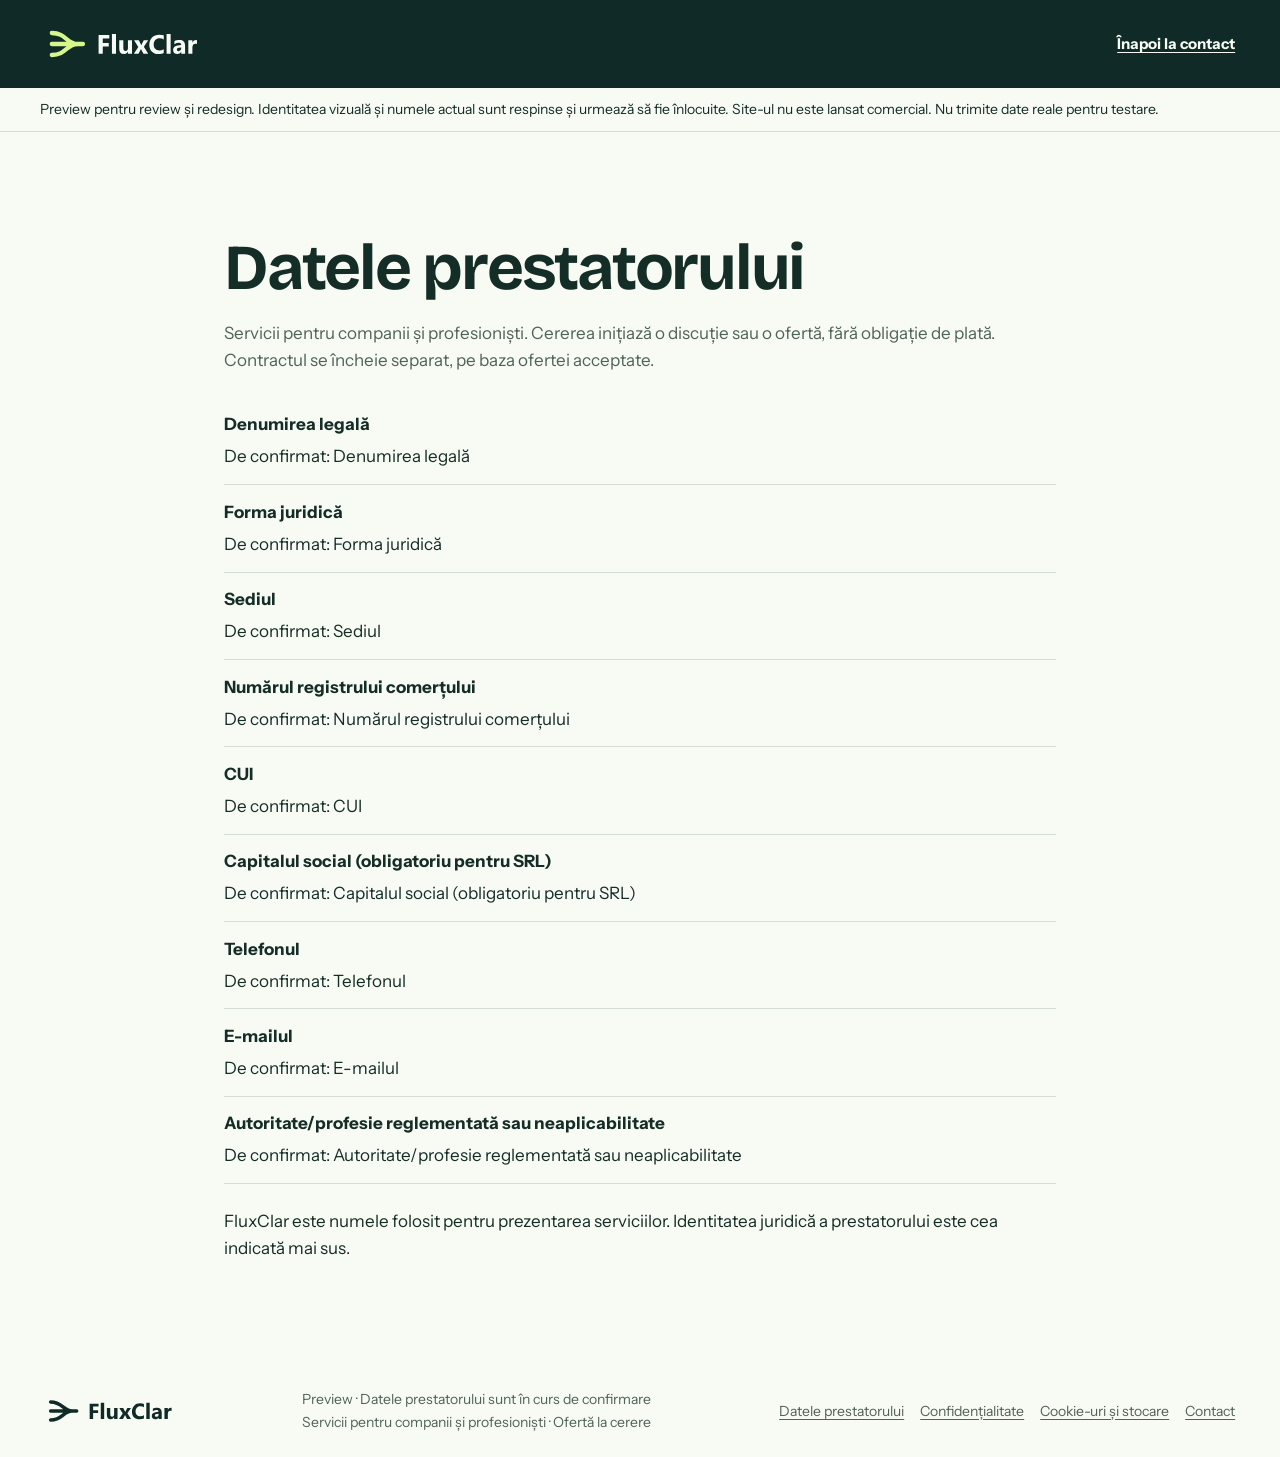
<file: prestator.html>
<!doctype html>
<html lang="ro">
<head>
  <meta charset="utf-8">
  <meta name="viewport" content="width=device-width, initial-scale=1">
  <meta name="theme-color" content="#102b27">
  <meta name="robots" content="noindex, nofollow">
  <title>Datele prestatorului | FluxClar</title>
  <link rel="icon" href="favicon.svg" type="image/svg+xml">
  <link rel="stylesheet" href="style.css">
</head>
<body>
  <a class="skip" href="#continut">Sari la conținut</a>
  <header class="site-header"><div class="nav wrap policy-nav">
    <a class="brand" href="index.html" aria-label="FluxClar — acasă"><img src="fluxclar-on-dark.svg" alt="" width="230" height="64"></a>
    <a class="text-link" href="index.html#contact">Înapoi la contact</a>
  </div></header>
  <!-- preview:start --><p class="preview-notice" role="note">Preview pentru review și redesign. Identitatea vizuală și numele actual sunt respinse și urmează să fie înlocuite. Site-ul nu este lansat comercial. Nu trimite date reale pentru testare.</p><!-- preview:end -->
  <main id="continut" class="wrap policy-page" tabindex="-1">
    <h1>Datele prestatorului</h1>
    <p class="policy-lead">Servicii pentru companii și profesioniști. Cererea inițiază o discuție sau o ofertă, fără obligație de plată. Contractul se încheie separat, pe baza ofertei acceptate.</p><dl class="legal-details"><div><dt>Denumirea legală</dt><dd><span data-launch="legal_name">De confirmat: Denumirea legală</span></dd></div><div><dt>Forma juridică</dt><dd><span data-launch="legal_form">De confirmat: Forma juridică</span></dd></div><div><dt>Sediul</dt><dd><span data-launch="registered_office">De confirmat: Sediul</span></dd></div><div><dt>Numărul registrului comerțului</dt><dd><span data-launch="trade_register">De confirmat: Numărul registrului comerțului</span></dd></div><div><dt>CUI</dt><dd><span data-launch="cui">De confirmat: CUI</span></dd></div><div><dt>Capitalul social (obligatoriu pentru SRL)</dt><dd><span data-launch="share_capital">De confirmat: Capitalul social (obligatoriu pentru SRL)</span></dd></div><div><dt>Telefonul</dt><dd><span data-launch="phone">De confirmat: Telefonul</span></dd></div><div><dt>E-mailul</dt><dd><span data-launch="email">De confirmat: E-mailul</span></dd></div><div><dt>Autoritate/profesie reglementată sau neaplicabilitate</dt><dd><span data-launch="regulated_activity">De confirmat: Autoritate/profesie reglementată sau neaplicabilitate</span></dd></div></dl><p>FluxClar este numele folosit pentru prezentarea serviciilor. Identitatea juridică a prestatorului este cea indicată mai sus.</p>
  </main>
  <footer class="footer wrap">
    <a class="brand" href="index.html" aria-label="FluxClar — acasă"><img src="fluxclar-on-light.svg" alt="" width="230" height="64" loading="lazy"></a>
    <p>Preview · Datele prestatorului sunt în curs de confirmare<br>Servicii pentru companii și profesioniști · Ofertă la cerere</p>
    <nav class="footer-policies" aria-label="Informații FluxClar">
      <a href="prestator.html">Datele prestatorului</a>
      <a href="privacy.html">Confidențialitate</a>
      <a href="cookies.html">Cookie-uri și stocare</a>
      <a href="index.html#contact">Contact</a>
    </nav>
  </footer>
</body>
</html>
</file>
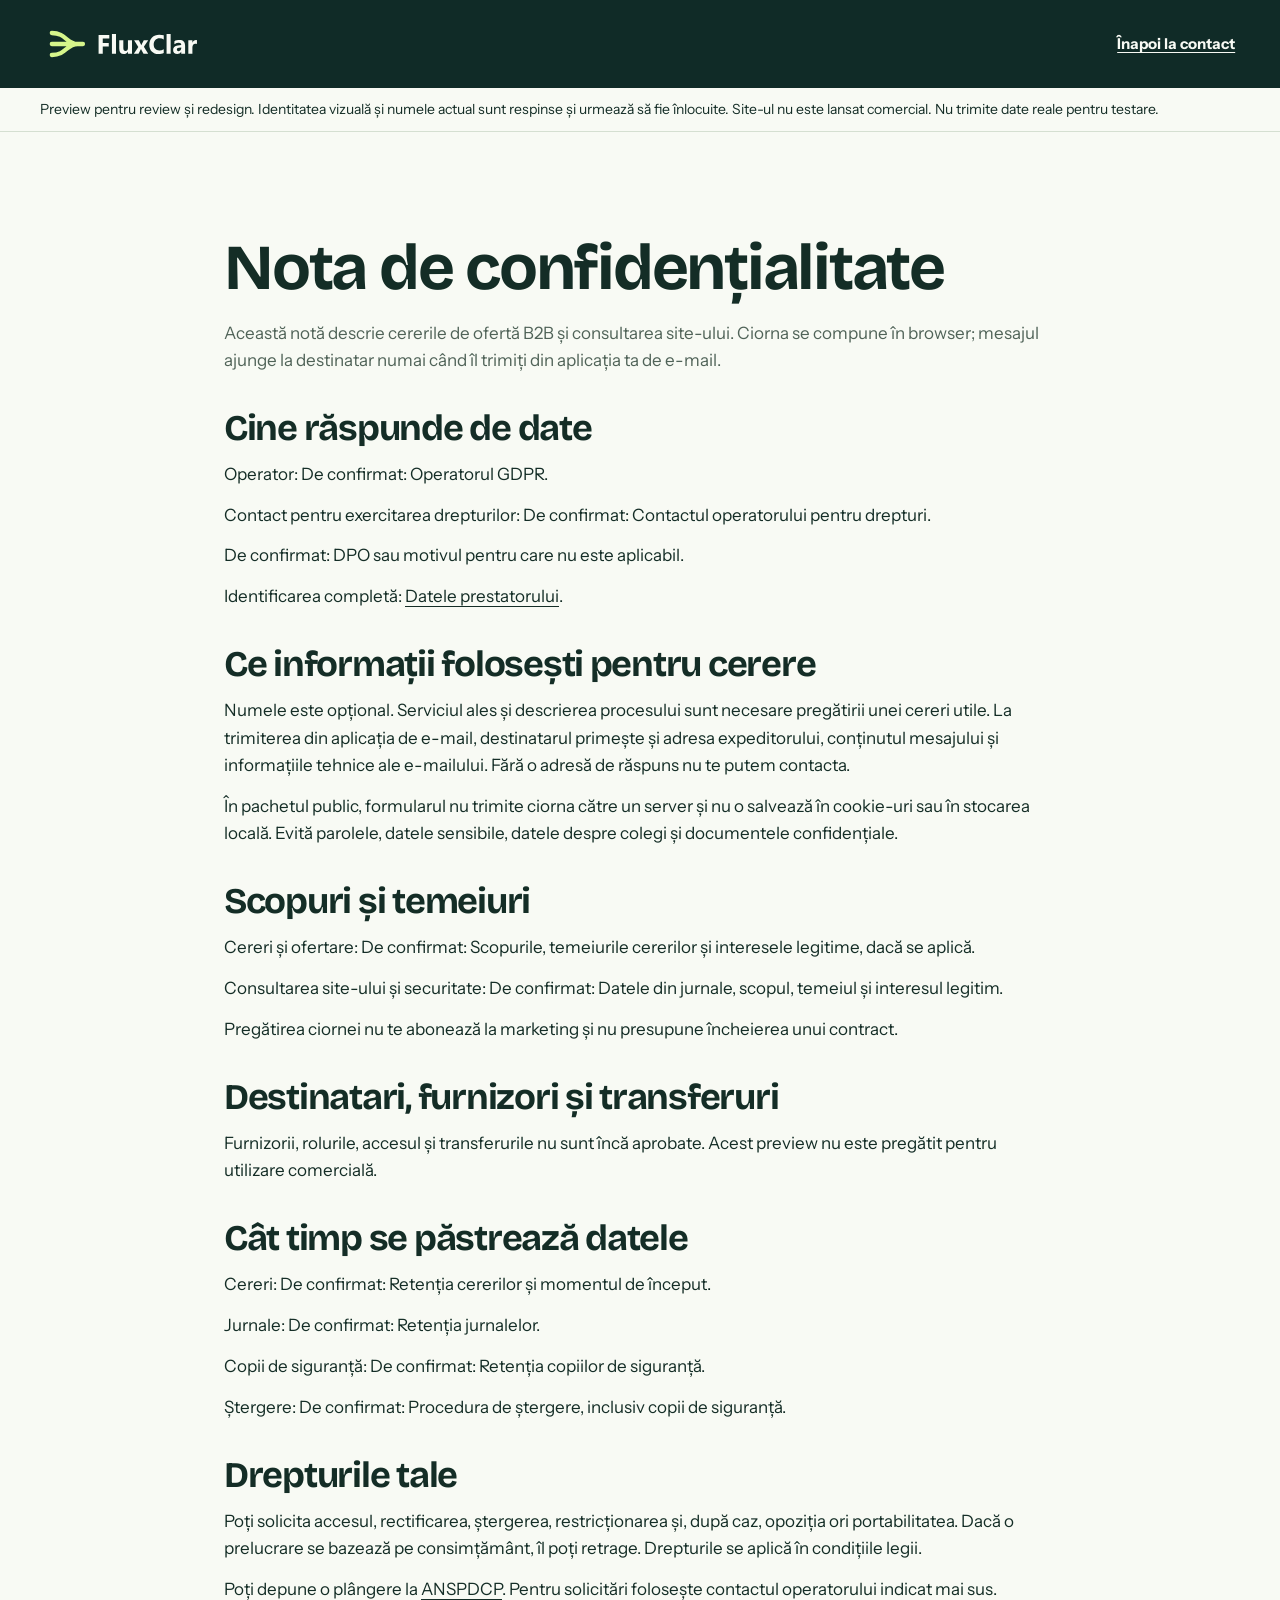
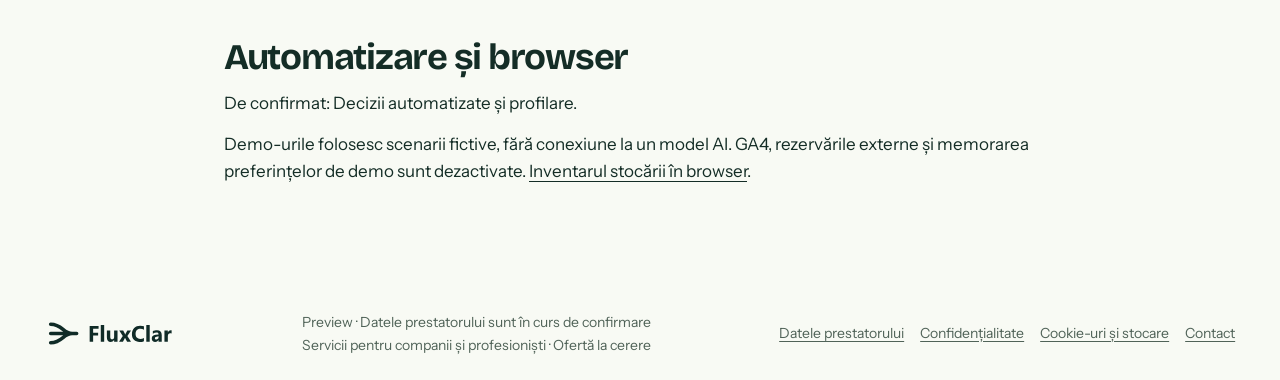
<file: privacy.html>
<!doctype html>
<html lang="ro">
<head>
  <meta charset="utf-8">
  <meta name="viewport" content="width=device-width, initial-scale=1">
  <meta name="theme-color" content="#102b27">
  <meta name="robots" content="noindex, nofollow">
  <title>Nota de confidențialitate | FluxClar</title>
  <link rel="icon" href="favicon.svg" type="image/svg+xml">
  <link rel="stylesheet" href="style.css">
</head>
<body>
  <a class="skip" href="#continut">Sari la conținut</a>
  <header class="site-header"><div class="nav wrap policy-nav">
    <a class="brand" href="index.html" aria-label="FluxClar — acasă"><img src="fluxclar-on-dark.svg" alt="" width="230" height="64"></a>
    <a class="text-link" href="index.html#contact">Înapoi la contact</a>
  </div></header>
  <!-- preview:start --><p class="preview-notice" role="note">Preview pentru review și redesign. Identitatea vizuală și numele actual sunt respinse și urmează să fie înlocuite. Site-ul nu este lansat comercial. Nu trimite date reale pentru testare.</p><!-- preview:end -->
  <main id="continut" class="wrap policy-page" tabindex="-1">
    <h1>Nota de confidențialitate</h1>
    <p class="policy-lead">Această notă descrie cererile de ofertă B2B și consultarea site-ului. Ciorna se compune în browser; mesajul ajunge la destinatar numai când îl trimiți din aplicația ta de e-mail.</p><section aria-labelledby="operator"><h2 id="operator">Cine răspunde de date</h2><p>Operator: <span data-launch="controller">De confirmat: Operatorul GDPR</span>.</p><p>Contact pentru exercitarea drepturilor: <span data-launch="controller_contact">De confirmat: Contactul operatorului pentru drepturi</span>.</p><p><span data-launch="dpo">De confirmat: DPO sau motivul pentru care nu este aplicabil</span>.</p><p>Identificarea completă: <a href="prestator.html">Datele prestatorului</a>.</p></section><section aria-labelledby="date"><h2 id="date">Ce informații folosești pentru cerere</h2><p>Numele este opțional. Serviciul ales și descrierea procesului sunt necesare pregătirii unei cereri utile. La trimiterea din aplicația de e-mail, destinatarul primește și adresa expeditorului, conținutul mesajului și informațiile tehnice ale e-mailului. Fără o adresă de răspuns nu te putem contacta.</p><p>În pachetul public, formularul nu trimite ciorna către un server și nu o salvează în cookie-uri sau în stocarea locală. Evită parolele, datele sensibile, datele despre colegi și documentele confidențiale.</p></section><section aria-labelledby="scop"><h2 id="scop">Scopuri și temeiuri</h2><p>Cereri și ofertare: <span data-launch="inquiry_basis">De confirmat: Scopurile, temeiurile cererilor și interesele legitime, dacă se aplică</span>.</p><p>Consultarea site-ului și securitate: <span data-launch="logs_basis">De confirmat: Datele din jurnale, scopul, temeiul și interesul legitim</span>.</p><p>Pregătirea ciornei nu te abonează la marketing și nu presupune încheierea unui contract.</p></section><section aria-labelledby="furnizori"><h2 id="furnizori">Destinatari, furnizori și transferuri</h2><!-- providers:start --><p>Furnizorii, rolurile, accesul și transferurile nu sunt încă aprobate. Acest preview nu este pregătit pentru utilizare comercială.</p><!-- providers:end --></section><section aria-labelledby="retentie"><h2 id="retentie">Cât timp se păstrează datele</h2><p>Cereri: <span data-launch="inquiry_retention">De confirmat: Retenția cererilor și momentul de început</span>.</p><p>Jurnale: <span data-launch="logs_retention">De confirmat: Retenția jurnalelor</span>.</p><p>Copii de siguranță: <span data-launch="backup_retention">De confirmat: Retenția copiilor de siguranță</span>.</p><p>Ștergere: <span data-launch="deletion_process">De confirmat: Procedura de ștergere, inclusiv copii de siguranță</span>.</p></section><section aria-labelledby="drepturi"><h2 id="drepturi">Drepturile tale</h2><p>Poți solicita accesul, rectificarea, ștergerea, restricționarea și, după caz, opoziția ori portabilitatea. Dacă o prelucrare se bazează pe consimțământ, îl poți retrage. Drepturile se aplică în condițiile legii.</p><p>Poți depune o plângere la <a href="https://www.dataprotection.ro/">ANSPDCP</a>. Pentru solicitări folosește contactul operatorului indicat mai sus.</p></section><section aria-labelledby="automatizare"><h2 id="automatizare">Automatizare și browser</h2><p><span data-launch="automated_decisions">De confirmat: Decizii automatizate și profilare</span>.</p><p>Demo-urile folosesc scenarii fictive, fără conexiune la un model AI. GA4, rezervările externe și memorarea preferințelor de demo sunt dezactivate. <a href="cookies.html">Inventarul stocării în browser</a>.</p></section>
  </main>
  <footer class="footer wrap">
    <a class="brand" href="index.html" aria-label="FluxClar — acasă"><img src="fluxclar-on-light.svg" alt="" width="230" height="64" loading="lazy"></a>
    <p>Preview · Datele prestatorului sunt în curs de confirmare<br>Servicii pentru companii și profesioniști · Ofertă la cerere</p>
    <nav class="footer-policies" aria-label="Informații FluxClar">
      <a href="prestator.html">Datele prestatorului</a>
      <a href="privacy.html">Confidențialitate</a>
      <a href="cookies.html">Cookie-uri și stocare</a>
      <a href="index.html#contact">Contact</a>
    </nav>
  </footer>
</body>
</html>
</file>
<file: style.css>
@font-face {
  font-family: Bricolage;
  src: url("BricolageGrotesque-Bold.ttf") format("truetype");
  font-weight: 700;
  font-display: swap;
}

@font-face {
  font-family: Instrument;
  src: url("InstrumentSans-Regular.ttf") format("truetype");
  font-weight: 400;
  font-display: swap;
}

@font-face {
  font-family: Instrument;
  src: url("InstrumentSans-Bold.ttf") format("truetype");
  font-weight: 700;
  font-display: swap;
}

:root {
  color-scheme: light;
  --forest: #102b27;
  --forest-raised: #1a3e34;
  --paper: #f8faf4;
  --sage: #eaf0e4;
  --lime: #d6f58b;
  --ink: #142d26;
  --muted: #506358;
  --muted-on-dark: #bed0c3;
  --line: #d5dfd1;
  --line-on-dark: #476258;
  --focus: #366543;
  --error: #9a3028;
  --display: Bricolage, "Segoe UI", sans-serif;
  --body: Instrument, "Segoe UI", sans-serif;
  --section-space: clamp(4rem, 8vw, 7rem);
}

*, *::before, *::after { box-sizing: border-box; }
html { scroll-padding-block-start: 1.25rem; }
body {
  margin: 0;
  background: var(--paper);
  color: var(--ink);
  font: 1.0625rem/1.6 var(--body);
}
::selection { background: var(--lime); color: var(--ink); }
[hidden] { display: none !important; }
img { display: block; max-inline-size: 100%; }
a { color: inherit; text-underline-offset: 0.22em; }
button, input, select, textarea { font: inherit; color: inherit; }
button, summary { cursor: pointer; }
button:disabled { cursor: default; opacity: 0.6; }
a, button, summary { touch-action: manipulation; }
:focus-visible { outline: 3px solid var(--focus); outline-offset: 4px; }
h1, h2, h3, p, figure, blockquote { margin: 0; }
h1, h2, h3 {
  font: 700 1rem/1.04 var(--display);
  letter-spacing: -0.035em;
  text-wrap: balance;
}
h1 { font-size: clamp(2.65rem, 4.9vw, 4.4rem); }
h2 { font-size: clamp(2.3rem, 4.6vw, 4.4rem); }
h3 { font-size: clamp(1.35rem, 2.1vw, 1.8rem); }
p { overflow-wrap: break-word; }

.wrap { width: min(1240px, calc(100% - clamp(2rem, 7vw, 7rem))); margin-inline: auto; }
.section { padding-block: var(--section-space); }
.icon-library, .sr-only {
  position: absolute;
  inline-size: 1px;
  block-size: 1px;
  overflow: hidden;
  clip-path: inset(50%);
  white-space: nowrap;
}
.icon {
  inline-size: 1.2rem;
  block-size: 1.2rem;
  flex: none;
  fill: none;
  stroke: currentColor;
  stroke-width: 1.65;
  stroke-linecap: round;
  stroke-linejoin: round;
}
.skip {
  position: fixed;
  inset: 0.65rem auto auto 0.65rem;
  z-index: 3;
  padding: 0.7rem 1rem;
  border-radius: 0.5rem;
  background: var(--lime);
  color: var(--forest);
  transform: translateY(-160%);
}
.skip:focus { transform: none; }

.button, .text-link {
  display: inline-flex;
  align-items: center;
  justify-content: center;
  gap: 0.65rem;
  min-block-size: 44px;
  font-weight: 700;
  font-size: 0.9375rem;
  line-height: 1.35;
}
.button {
  padding: 0.8rem 1.1rem;
  border: 1px solid transparent;
  border-radius: 0.6rem;
  text-decoration: none;
}
.primary { background: var(--forest); color: var(--paper); }
.primary:hover:enabled, a.primary:hover { background: #265747; }
.secondary { background: var(--paper); border-color: #80988a; }
.secondary:hover { background: var(--sage); }
.text-link { justify-content: flex-start; text-decoration: underline; text-decoration-color: transparent; }
.text-link:hover { text-decoration-color: currentColor; }

.site-header, .demo-section {
  background: var(--forest);
  color: var(--paper);
}
.site-header :focus-visible, .demo-sidebar :focus-visible, .demo-next :focus-visible {
  outline-color: var(--lime);
}
.nav {
  min-block-size: 88px;
  display: flex;
  flex-wrap: wrap;
  align-items: center;
  gap: clamp(1rem, 3vw, 2.65rem);
}
.brand { display: inline-flex; flex: none; flex-direction: column; align-items: flex-start; text-decoration: none; }
.brand img { inline-size: 156px; block-size: auto; }
.brand-sub {
  margin: -0.2rem 0 0 3.35rem;
  color: var(--muted-on-dark);
  font-size: 0.6875rem;
  line-height: 1.3;
}
.nav nav { display: flex; flex-wrap: wrap; gap: clamp(0.8rem, 2vw, 1.6rem); margin-inline-start: auto; }
.nav nav a {
  display: flex;
  align-items: center;
  min-block-size: 44px;
  color: var(--paper);
  font-size: 0.9375rem;
  text-decoration: none;
  white-space: nowrap;
}
.nav nav a:hover { text-decoration: underline; }
.nav-cta { background: var(--lime); color: var(--forest); }
.nav-cta:hover { background: #e6ffae; }
.menu-toggle, .nav nav .mobile-contact { display: none; }

.hero {
  padding-block: clamp(3.6rem, 7vw, 6.6rem) clamp(2.8rem, 5vw, 5rem);
  display: grid;
  grid-template-columns: minmax(0, 1.13fr) minmax(0, 1fr);
  gap: clamp(2rem, 5vw, 5.5rem);
  align-items: center;
}
.hero h1 { text-wrap: initial; }
.hero-lead {
  color: var(--muted);
  font-size: clamp(1rem, 1.5vw, 1.22rem);
  max-inline-size: 49ch;
  margin-block-start: 1.55rem;
}
.hero-lead strong { color: var(--ink); }
.actions { display: flex; flex-wrap: wrap; gap: 0.55rem 1.35rem; margin-block-start: 1.65rem; }
.actions .button { min-block-size: 50px; }
.hero-note { color: var(--muted); font-size: 0.875rem; margin-block-start: 1.15rem; }
.hero-pilot {
  display: flex;
  align-items: center;
  justify-content: space-between;
  gap: 0.75rem;
  max-inline-size: 29rem;
  margin-block-start: 1.2rem;
  padding: 0.7rem 0.85rem;
  border: 1px solid var(--line);
  border-radius: 0.6rem;
  color: var(--ink);
  font-size: 0.9375rem;
  line-height: 1.45;
  text-decoration: none;
}
.hero-pilot > span > span { display: block; color: var(--muted); }
.hero-pilot:hover { background: var(--sage); }
.hero-pilot:hover strong { text-decoration: underline; }
.hero-figure { min-inline-size: 0; }
.hero-art { inline-size: 100%; block-size: auto; border-radius: 1rem; }
.hero-figure figcaption {
  display: flex;
  flex-wrap: wrap;
  justify-content: space-between;
  gap: 0.2rem 1rem;
  padding: 0.75rem 0 0;
  color: var(--muted);
  font-size: 0.8125rem;
}
.hero-figure strong { color: var(--ink); }

.tool-strip { border-block: 1px solid var(--line); background: var(--sage); }
.tool-row {
  min-block-size: 78px;
  display: flex;
  align-items: center;
  justify-content: space-between;
  gap: 1.5rem 2.6rem;
  padding-block: 1rem;
}
.tool-row p { font-size: 0.875rem; color: var(--muted); }
.tool-row ul { display: flex; flex-wrap: wrap; gap: 0.65rem clamp(1rem, 4vw, 3.25rem); margin: 0; padding: 0; list-style: none; }
.tool-row li { font-weight: 700; font-size: 0.9375rem; }

.section-heading {
  display: grid;
  grid-template-columns: minmax(0, 1.13fr) minmax(0, 1fr);
  align-items: end;
  gap: 1.1rem 3rem;
  margin-block-end: clamp(1.8rem, 4.25vw, 3.5rem);
}
.section-heading > p { max-inline-size: 43ch; color: var(--muted); }

.demo-section { padding-block: var(--section-space); }
.demo-section .section-heading > p { color: var(--muted-on-dark); }
.demo-workspace {
  display: grid;
  grid-template-columns: minmax(14rem, 0.44fr) minmax(0, 1fr);
  border: 1px solid var(--line-on-dark);
  border-radius: 1rem;
  background: var(--forest-raised);
}
.demo-sidebar {
  min-inline-size: 0;
  display: flex;
  flex-direction: column;
  padding: clamp(1rem, 3vw, 2rem);
  gap: 1.1rem;
}
.demo-sidebar h3 { font-size: 1.4rem; }
.scenario-list { display: grid; gap: 0.55rem; }
.scenario-list button {
  display: flex;
  align-items: center;
  justify-content: space-between;
  gap: 0.5rem;
  width: 100%;
  min-block-size: 60px;
  padding: 0.65rem 0.75rem;
  text-align: start;
  line-height: 1.3;
  border: 1px solid #608377;
  border-radius: 0.55rem;
  background: transparent;
}
.scenario-list button:hover { background: #295447; }
.scenario-list button[aria-pressed="true"] { background: var(--lime); border-color: var(--lime); color: var(--forest); }
.scenario-list strong, .scenario-list small { display: block; }
.scenario-list strong { font-size: 0.9375rem; }
.scenario-list small { margin-block-start: 0.16rem; font-size: 0.8125rem; color: var(--muted-on-dark); }
.scenario-list button[aria-pressed="true"] small { color: #37573a; }
.demo-jump { display: none; }
.demo-disclosure { color: var(--muted-on-dark); font-size: 0.875rem; max-inline-size: 28ch; }

.demo-chat {
  min-inline-size: 0;
  min-block-size: 420px;
  background: var(--paper);
  color: var(--ink);
  border-radius: 0 0.95rem 0.95rem 0;
}
.chat-header {
  display: flex;
  align-items: center;
  gap: 0.8rem;
  border-block-end: 1px solid var(--line);
  padding: 0.9rem clamp(1rem, 4vw, 2.4rem);
}
.chat-avatar {
  display: grid;
  place-items: center;
  inline-size: 42px;
  block-size: 42px;
  border-radius: 0.55rem;
  background: var(--forest);
  color: var(--lime);
}
.chat-header strong, .chat-header div > span { display: block; }
.chat-header strong { font-size: 1rem; }
.chat-header div > span { font-size: 0.8125rem; color: var(--muted); }
#demo-conversation { padding: clamp(1rem, 4vw, 2.4rem); }
.chat-question {
  display: flex;
  align-items: baseline;
  gap: 0.3rem 0.8rem;
  flex-wrap: wrap;
  padding: 0.8rem 1rem;
  border-radius: 0.55rem;
  background: var(--sage);
}
.chat-question > span { color: var(--muted); font-size: 0.8125rem; }
.chat-question > p { font-weight: 700; }
.chat-answer { margin-block-start: 1.1rem; }
.answer-state {
  display: flex;
  align-items: center;
  gap: 0.45rem;
  margin-block-end: 0.7rem;
  color: #335b3e;
  font-size: 0.875rem;
  font-weight: 700;
}
.state-dot { inline-size: 0.5rem; block-size: 0.5rem; border-radius: 50%; background: #43804a; }
.answer-state[data-missing="true"] { color: #75500f; }
.answer-state[data-missing="true"] .state-dot { background: #996719; }
.chat-answer ol { padding-inline-start: 1.35rem; margin-block: 0.45rem; }
.chat-answer li + li { margin-block-start: 0.18rem; }
#answer-note { color: var(--muted); font-size: 0.9375rem; }
.source-toggle {
  display: flex;
  align-items: center;
  gap: 0.55rem;
  min-block-size: 44px;
  max-inline-size: 100%;
  margin-block-start: 0.9rem;
  border: 1px solid #8fa596;
  border-radius: 0.55rem;
  background: var(--paper);
  padding: 0.6rem 0.7rem;
  text-align: start;
  font-weight: 700;
  font-size: 0.875rem;
}
.source-toggle:hover { background: var(--sage); }
.source-toggle[aria-expanded="true"] .source-plus { transform: rotate(45deg); }
.source-excerpt {
  margin-block-start: 0.7rem;
  padding: 0.9rem 1rem;
  border-inline-start: 1px solid #769684;
  background: var(--sage);
}
.source-excerpt > p { margin-block-end: 0.35rem; font-size: 0.8125rem; font-weight: 700; }
.source-excerpt blockquote { color: var(--muted); font-size: 0.9375rem; }
.demo-next {
  display: flex;
  flex-wrap: wrap;
  align-items: center;
  justify-content: space-between;
  gap: 0.5rem 2rem;
  margin-block-start: 1.1rem;
}
.demo-next p { color: var(--muted-on-dark); }
.demo-next .text-link { color: var(--lime); }

.services-list { border-block-start: 1px solid var(--line); }
.service-row {
  display: grid;
  grid-template-columns: 3.1rem minmax(0, 0.8fr) minmax(0, 1fr);
  align-items: start;
  column-gap: clamp(1rem, 3.5vw, 3rem);
  padding: clamp(1.35rem, 3.5vw, 2.2rem) clamp(0.75rem, 3vw, 1.8rem);
  border-block-end: 1px solid var(--line);
}
.service-primary { background: var(--sage); }
.service-icon {
  inline-size: 3rem;
  block-size: 3rem;
  display: grid;
  place-items: center;
  border: 1px solid #94aa97;
  border-radius: 0.65rem;
}
.service-primary .service-icon { background: var(--forest); border-color: var(--forest); color: var(--lime); }
.service-icon .icon { inline-size: 1.55rem; block-size: 1.55rem; }
.service-main p { margin-block-start: 0.5rem; color: var(--muted); font-size: 0.875rem; }
.service-detail p { color: var(--muted); max-inline-size: 58ch; }
.service-detail .text-link { margin-block-start: 0.2rem; }

.process-section { background: var(--sage); border-block: 1px solid var(--line); }
.process-steps {
  display: grid;
  grid-template-columns: repeat(3, minmax(0, 1fr));
  gap: clamp(1rem, 4vw, 3.8rem);
  margin: 0;
  padding: 0;
  list-style: none;
}
.process-steps li { border-block-start: 1px solid #9eb09d; padding-block-start: 1.15rem; }
.step-number { color: #44624f; font-weight: 700; font-variant-numeric: tabular-nums; }
.process-steps h3 { margin-block-start: 0.65rem; }
.process-steps p { margin-block-start: 0.7rem; color: var(--muted); max-inline-size: 42ch; }
.pilot-example {
  margin-block-start: 1.8rem;
  border-block: 1px solid var(--line);
}
.pilot-example summary {
  display: flex;
  align-items: center;
  justify-content: space-between;
  gap: 0.75rem;
  min-block-size: 48px;
  padding: 0.6rem 0;
  font-weight: 700;
  list-style: none;
}
.pilot-example summary::-webkit-details-marker { display: none; }
.pilot-example summary:hover { text-decoration: underline; }
.pilot-example[open] summary .icon { transform: rotate(45deg); }
.pilot-example-content { max-inline-size: 66ch; padding-block-end: 0.75rem; }
.pilot-example-content p + p { margin-block-start: 0.5rem; }
.pilot-next {
  display: flex;
  align-items: center;
  justify-content: space-between;
  flex-wrap: wrap;
  gap: 0.85rem 1.5rem;
  margin-block-start: 1.15rem;
}
.pilot-next p { max-inline-size: 55ch; color: var(--muted); font-size: 0.9375rem; }

.faq-section { display: grid; grid-template-columns: minmax(0, 0.8fr) minmax(0, 1fr); gap: clamp(1.4rem, 5vw, 5rem); }
.faq-section > div > p { margin-block-start: 0.95rem; color: var(--muted); }
.faq-list { border-block-start: 1px solid var(--line); }
.faq-list details { border-block-end: 1px solid var(--line); }
.faq-list summary {
  min-block-size: 52px;
  display: flex;
  justify-content: space-between;
  align-items: center;
  gap: 1rem;
  padding: 0.9rem 0;
  font-weight: 700;
  list-style: none;
}
.faq-list summary::-webkit-details-marker { display: none; }
.faq-list summary:hover { color: #366543; }
.faq-list details[open] summary .icon { transform: rotate(45deg); }
.faq-list details p { margin-block-end: 1.2rem; }

.contact-section { background: var(--forest); color: var(--paper); padding-block: var(--section-space); }
.contact-grid { display: grid; grid-template-columns: minmax(0, 0.9fr) minmax(0, 1fr); gap: clamp(1.75rem, 6vw, 6rem); }
.contact-copy h2 { color: var(--lime); }
.contact-copy > p { color: var(--muted-on-dark); margin-block-start: 1rem; max-inline-size: 37ch; }
.contact-copy :focus-visible { outline-color: var(--lime); }
.contact-person { display: flex; align-items: center; gap: 0.8rem; margin-block-start: 1.8rem; }
.contact-avatar { display: grid; place-items: center; inline-size: 48px; block-size: 48px; border-radius: 50%; background: var(--forest-raised); border: 1px solid var(--line-on-dark); color: var(--lime); font-size: 0.875rem; }
.contact-person strong, .contact-person div > span { display: block; }
.contact-person div > span { color: var(--muted-on-dark); font-size: 0.875rem; }
.direct-email { display: inline-flex; align-items: center; min-block-size: 44px; color: var(--paper); overflow-wrap: anywhere; }
.direct-email:hover { color: var(--lime); }
#booking-link { display: flex; width: fit-content; color: var(--lime); }

.inquiry-form {
  padding: clamp(1rem, 3vw, 2rem);
  border-radius: 1rem;
  color: var(--ink);
  background: var(--paper);
  min-inline-size: 0;
}
.form-intro { margin-block: 0.55rem 1rem; color: var(--muted); font-size: 0.9375rem; }
.form-row { display: grid; grid-template-columns: minmax(0, 1fr) minmax(0, 1fr); gap: 0.8rem; }
.inquiry-form label { display: block; font-size: 0.9375rem; font-weight: 700; margin-block-end: 0.3rem; }
.inquiry-form label span { font-weight: 400; color: var(--muted); }
.inquiry-form :is(input, select, textarea) {
  inline-size: 100%;
  min-inline-size: 0;
  min-block-size: 46px;
  padding: 0.65rem 0.75rem;
  border: 1px solid #819b8a;
  border-radius: 0.55rem;
  background: #fff;
  color: var(--ink);
  font-size: 1rem;
  line-height: 1.4;
  caret-color: var(--focus);
}
.inquiry-form textarea { display: block; resize: vertical; }
.inquiry-form [aria-invalid="true"] { border-color: var(--error); }
.reply-email-field, .reply-email-field + label { margin-block-start: 0.85rem; }
.field-hint, .field-error, #form-status, .privacy-note { font-size: 0.875rem; }
.field-hint, #form-status, .privacy-note { color: var(--muted); }
.field-hint, .field-error, #form-status { margin-block-start: 0.4rem; }
.field-error { color: var(--error); font-weight: 700; }
#inquiry-button { margin-block-start: 0.9rem; }
.draft-panel { margin-block-start: 0.9rem; }
.draft-actions { display: flex; flex-wrap: wrap; gap: 0.55rem; margin-block-start: 0.65rem; }
.privacy-note { border-block-start: 1px solid var(--line); margin-block-start: 0.9rem; padding-block-start: 0.65rem; }
.privacy-note p + p { margin-block-start: 0.3rem; }
.privacy-note a { color: var(--ink); }

.footer {
  display: flex;
  align-items: center;
  justify-content: space-between;
  flex-wrap: wrap;
  gap: 0.4rem 1.2rem;
  min-block-size: 92px;
  padding-block: 0.9rem;
  font-size: 0.875rem;
  color: var(--muted);
}
.footer .brand img { inline-size: 130px; }
.back-top { display: inline-flex; align-items: center; min-block-size: 44px; }
.back-top:hover { color: var(--ink); }

.footer-policies {
  display: flex;
  flex-wrap: wrap;
  align-items: center;
  gap: 0 1rem;
}
.footer-policies :is(a, button) {
  display: inline-flex;
  align-items: center;
  min-block-size: 44px;
  padding: 0;
  border: 0;
  background: none;
  text-decoration: underline;
  text-underline-offset: 0.22em;
}
.footer-policies :is(a, button):hover { color: var(--ink); }
.policy-nav { justify-content: space-between; }
.policy-nav .text-link { text-decoration-color: currentColor; }
.policy-page {
  max-inline-size: 52rem;
  padding-block: var(--section-space);
}
.policy-page h1 { font-size: clamp(2.35rem, 5vw, 4.4rem); }
.policy-page h2 { font-size: clamp(1.5rem, 3.4vw, 2.25rem); }
.policy-page section { margin-block-start: 2.25rem; }
.policy-page p + p,
.policy-page h2 + p { margin-block-start: 0.85rem; }
.policy-page .button { margin-block-start: 1rem; }
.policy-lead { margin-block-start: 1.15rem; color: var(--muted); }
.policy-page a[href^="mailto:"] { overflow-wrap: anywhere; }
.policy-draft {
  margin-block-start: 1.15rem;
  padding: 0.75rem 1rem;
  border: 1px solid var(--line);
  border-radius: 0.55rem;
  background: var(--sage);
}
.policy-reference { margin-block-start: 2.25rem; color: var(--muted); font-size: 0.9375rem; }
.cookie-list { margin-block: 0.9rem 1.15rem; }
.cookie-list > div { padding-block: 0.8rem; border-block-start: 1px solid var(--line); }
.cookie-list dt { font-weight: 700; }
.cookie-list code { display: block; color: var(--muted); font-size: 0.875rem; overflow-wrap: anywhere; }
.cookie-list dd { margin: 0.45rem 0 0; }
.cookie-banner { background: var(--sage); border-block-end: 1px solid var(--line); }
.cookie-banner-inner {
  display: grid;
  grid-template-columns: minmax(0, 1fr) auto;
  align-items: center;
  gap: 0.8rem 1.5rem;
  padding-block: 1rem;
}
.cookie-banner h2 { font-size: 1.35rem; margin-block-end: 0.35rem; }
.cookie-banner p { font-size: 0.9375rem; color: var(--muted); }
.cookie-banner p + p { margin-block-start: 0.25rem; }
.cookie-banner #cookie-status { font-weight: 700; }
.cookie-options { display: grid; gap: 0.15rem; border: 0; margin: 0.45rem 0 0; padding: 0; }
.cookie-options label { display: flex; align-items: center; gap: 0.55rem; min-block-size: 44px; font-size: 0.9375rem; cursor: pointer; }
.cookie-options input { inline-size: 1.1rem; block-size: 1.1rem; flex: none; accent-color: var(--forest); }
.cookie-actions { display: flex; flex-wrap: wrap; gap: 0.5rem; }
.cookie-actions .button { flex: 1 1 10rem; }
.cookie-dismiss {
  min-block-size: 44px;
  padding-inline: 0.65rem;
  border: 0;
  background: none;
  font-size: 0.9375rem;
  text-decoration: underline;
}

@media (max-width: 860px) {
  .nav { gap: 1rem; }
  .nav nav { gap: 1rem; }
  .nav-cta { font-size: 0.875rem; }
  .brand img { inline-size: 135px; }
  .brand-sub { margin-inline-start: 2.9rem; font-size: 0.625rem; }
  .hero { gap: 1.6rem; }
  .tool-row { flex-wrap: wrap; gap: 0.35rem 1.4rem; }
  .contact-grid { gap: 1.7rem; }
  .form-row { grid-template-columns: minmax(0, 1fr); }
}

@media (max-width: 680px) {
  .nav { min-block-size: 76px; flex-wrap: wrap; padding-block: 0.55rem; gap: 0; }
  .nav-cta { display: none; }
  .menu-toggle {
    display: inline-flex;
    align-items: center;
    gap: 0.4rem;
    margin-inline-start: auto;
    min-block-size: 44px;
    padding: 0.55rem 0.7rem;
    border: 1px solid var(--line-on-dark);
    border-radius: 0.55rem;
    background: transparent;
    font-size: 0.9375rem;
  }
  .menu-toggle:hover { background: var(--forest-raised); }
  .nav nav { flex: 0 0 100%; flex-wrap: wrap; column-gap: 1rem; margin-block-start: 0.55rem; }
  .nav nav a { white-space: normal; }
  .nav nav .mobile-contact { display: flex; }
  .js .nav nav:not(.is-open) { display: none; }
  .hero, .section-heading, .demo-workspace, .process-steps, .faq-section, .contact-grid {
    grid-template-columns: minmax(0, 1fr);
  }
  .hero { padding-block-start: 2.5rem; }
  .hero h1 { font-size: clamp(2.4rem, 10.35vw, 4.45rem); }
  .hero-lead { margin-block-start: 1rem; }
  .actions { margin-block-start: 1.2rem; }
  .hero-note { margin-block-start: 0.75rem; }
  .hero-figure { margin-block-start: 0.4rem; }
  .tool-row ul { column-gap: 0.8rem 1.35rem; }
  .section-heading { gap: 0.9rem; }
  .demo-chat { border-radius: 0 0 0.95rem 0.95rem; min-block-size: 0; }
  .scenario-list button { min-block-size: 44px; padding-block: 0.5rem; }
  .scenario-list small { display: none; }
  .demo-sidebar { gap: 0.7rem; }
  .demo-disclosure { max-inline-size: none; }
  .demo-jump { display: inline-flex; text-decoration-color: currentColor; }
  .demo-jump-answer { color: var(--lime); }
  .demo-jump-back { margin-block-start: 0.5rem; }
  .demo-jump-back .icon { transform: rotate(180deg); }
  .service-row {
    grid-template-columns: 2.6rem minmax(0, 1fr);
    row-gap: 0.75rem;
  }
  .service-icon { inline-size: 2.5rem; block-size: 2.5rem; }
  .service-detail { grid-column: 2; }
  .service-main h3 { text-wrap: initial; }
  .process-steps { gap: 1.2rem; }
  .process-steps li { display: grid; grid-template-columns: 2rem 1fr; column-gap: 0.45rem; }
  .process-steps h3 { margin: 0; }
  .process-steps p { grid-column: 2; }
  .footer > p { order: 1; flex-basis: 100%; }
  .policy-nav { gap: 0.65rem; }
  .cookie-banner-inner { grid-template-columns: minmax(0, 1fr); gap: 0.55rem; padding-block: 0.75rem; }
  .cookie-banner h2 { font-size: 1.2rem; }
  .cookie-banner p { line-height: 1.45; }
  .cookie-actions .button { flex-basis: 8rem; padding-inline: 0.65rem; }
}

@media (prefers-reduced-motion: no-preference) {
  html { scroll-behavior: smooth; }
  .button, .scenario-list button, .source-toggle { transition: background-color 160ms ease, color 160ms ease; }
}

/* B2B legal information uses the existing palette and type. */
.preview-notice { margin: 0; padding: .65rem max(1rem, calc((100% - 1200px) / 2)); background: var(--paper); color: var(--ink); border-block-end: 1px solid var(--line); font-size: .875rem; }
.legal-details { margin-block: 1.5rem; }
.legal-details > div { padding-block: .85rem; border-block-end: 1px solid var(--line); }
.legal-details dt { font-weight: 700; }
.legal-details dd { margin: .3rem 0 0; overflow-wrap: anywhere; }
.footer p, .footer-policies { overflow-wrap: anywhere; }
#email-fallback { margin-block-start: .75rem; }
</file>
<file: ops.css>
.ops-nav { justify-content: space-between; }
.ops-nav .text-link { text-decoration-color: currentColor; }
.ops-hero { padding-block: clamp(2.6rem, 5vw, 5.2rem) clamp(3.8rem, 7vw, 6.7rem); background: var(--forest); color: var(--paper); }
.ops-hero-grid { display: grid; grid-template-columns: minmax(0, 1fr) minmax(0, 0.93fr); align-items: center; gap: clamp(2rem, 6vw, 6rem); }
.ops-lead h1 { max-inline-size: 18ch; font-size: clamp(2.5rem, 4.2vw, 4.3rem); text-wrap: pretty; }
.ops-lead > p { max-inline-size: 46ch; margin-block-start: 1.2rem; color: var(--muted-on-dark); }
.ops-lead > p strong { color: var(--paper); }
.ops-actions { display: flex; align-items: center; flex-wrap: wrap; gap: 0.75rem 1.2rem; margin-block-start: 1.6rem; }
.ops-actions :focus-visible { outline-color: var(--lime); }
.ops-primary { background: var(--lime); color: var(--forest); }
.ops-primary:hover { background: #e6ffae; }
.ops-ticket { padding: clamp(1.15rem, 3vw, 2rem); border-radius: 1rem; background: var(--paper); color: var(--ink); }
.ops-ticket-head h2 { margin-block: 0.55rem 0.65rem; font-size: clamp(1.7rem, 3vw, 2.4rem); text-wrap: pretty; }
.ops-ticket-head p { color: var(--muted); font-size: 0.875rem; }
.ops-timeline, .ops-scope { margin: 1.35rem 0 0; padding: 0; list-style: none; }
.ops-timeline li { border-block-start: 1px solid var(--line); }
.ops-timeline summary { display: flex; align-items: center; gap: 0.7rem; min-block-size: 56px; padding-block: 0.45rem; font-weight: 700; list-style: none; }
.ops-timeline summary::-webkit-details-marker { display: none; }
.ops-timeline summary::after { content: ""; flex: none; inline-size: 0.45rem; block-size: 0.45rem; margin-inline-start: auto; margin-inline-end: 0.3rem; border-inline-end: 2px solid currentColor; border-block-end: 2px solid currentColor; transform: rotate(45deg); }
.ops-timeline details[open] summary::after { transform: rotate(225deg); }
.ops-step { display: grid; place-items: center; flex: none; inline-size: 1.9rem; block-size: 1.9rem; border-radius: 50%; background: var(--sage); color: var(--forest); font-size: 0.875rem; }
.ops-timeline details[open] .ops-step { background: var(--lime); }
.ops-step-body { padding: 0.2rem 0 1.05rem 2.6rem; color: var(--muted); font-size: 0.9375rem; }
.ops-step-body p + p { margin-block-start: 0.55rem; }
.ops-quote { color: var(--ink); }
.ops-source { padding: 0.65rem 0.8rem; border-radius: 0.5rem; background: var(--sage); }
.ops-source strong { color: var(--ink); }
.ops-assignment { display: flex; flex-wrap: wrap; gap: 0.65rem 1.5rem; margin: 0.8rem 0 0; }
.ops-assignment dt { font-size: 0.8125rem; }
.ops-assignment dd { margin: 0.15rem 0 0; color: var(--ink); font-weight: 700; }
.ops-assignment dd span { display: inline-block; padding: 0 0.45rem; border-radius: 0.3rem; background: var(--lime); }
.ops-pilot { display: grid; grid-template-columns: minmax(0, 0.9fr) minmax(0, 1fr); gap: clamp(1.75rem, 7vw, 6rem); }
.ops-pilot h2 { font-size: clamp(2rem, 4vw, 3.65rem); text-wrap: pretty; }
.ops-pilot p { color: var(--muted); }
.ops-pilot > div > p { margin-block: 1rem 1.4rem; max-inline-size: 43ch; }
.ops-scope { margin: 0; counter-reset: pilot; }
.ops-scope li { position: relative; counter-increment: pilot; border-block-start: 1px solid var(--line); padding: 1rem 0 1rem 2.35rem; }
.ops-scope li::before { content: counter(pilot, decimal-leading-zero); position: absolute; inset-block-start: 1.15rem; inset-inline-start: 0; color: var(--muted); font-size: 0.875rem; font-variant-numeric: tabular-nums; }
.ops-scope li p { margin-block-start: 0.5rem; }
@media (max-width: 800px) {
  .ops-hero-grid, .ops-pilot { grid-template-columns: minmax(0, 1fr); }
}
</file>
